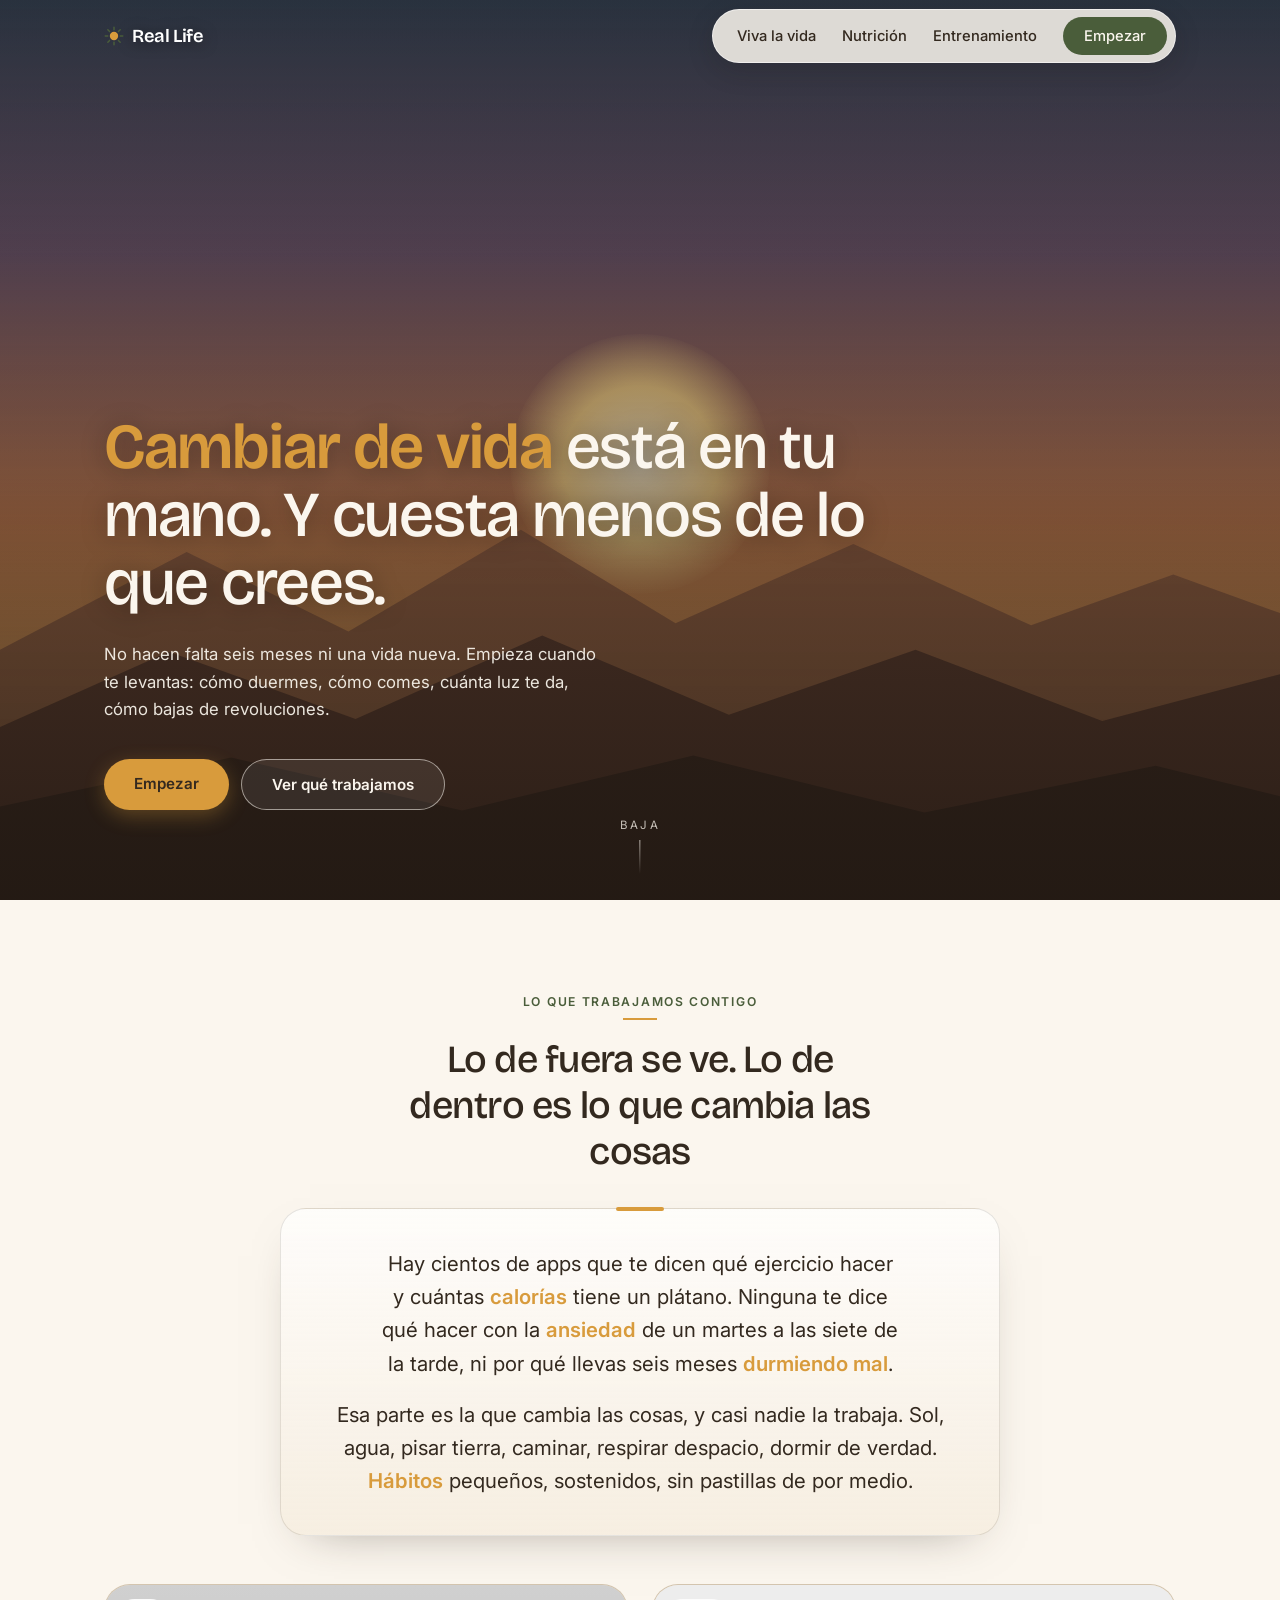
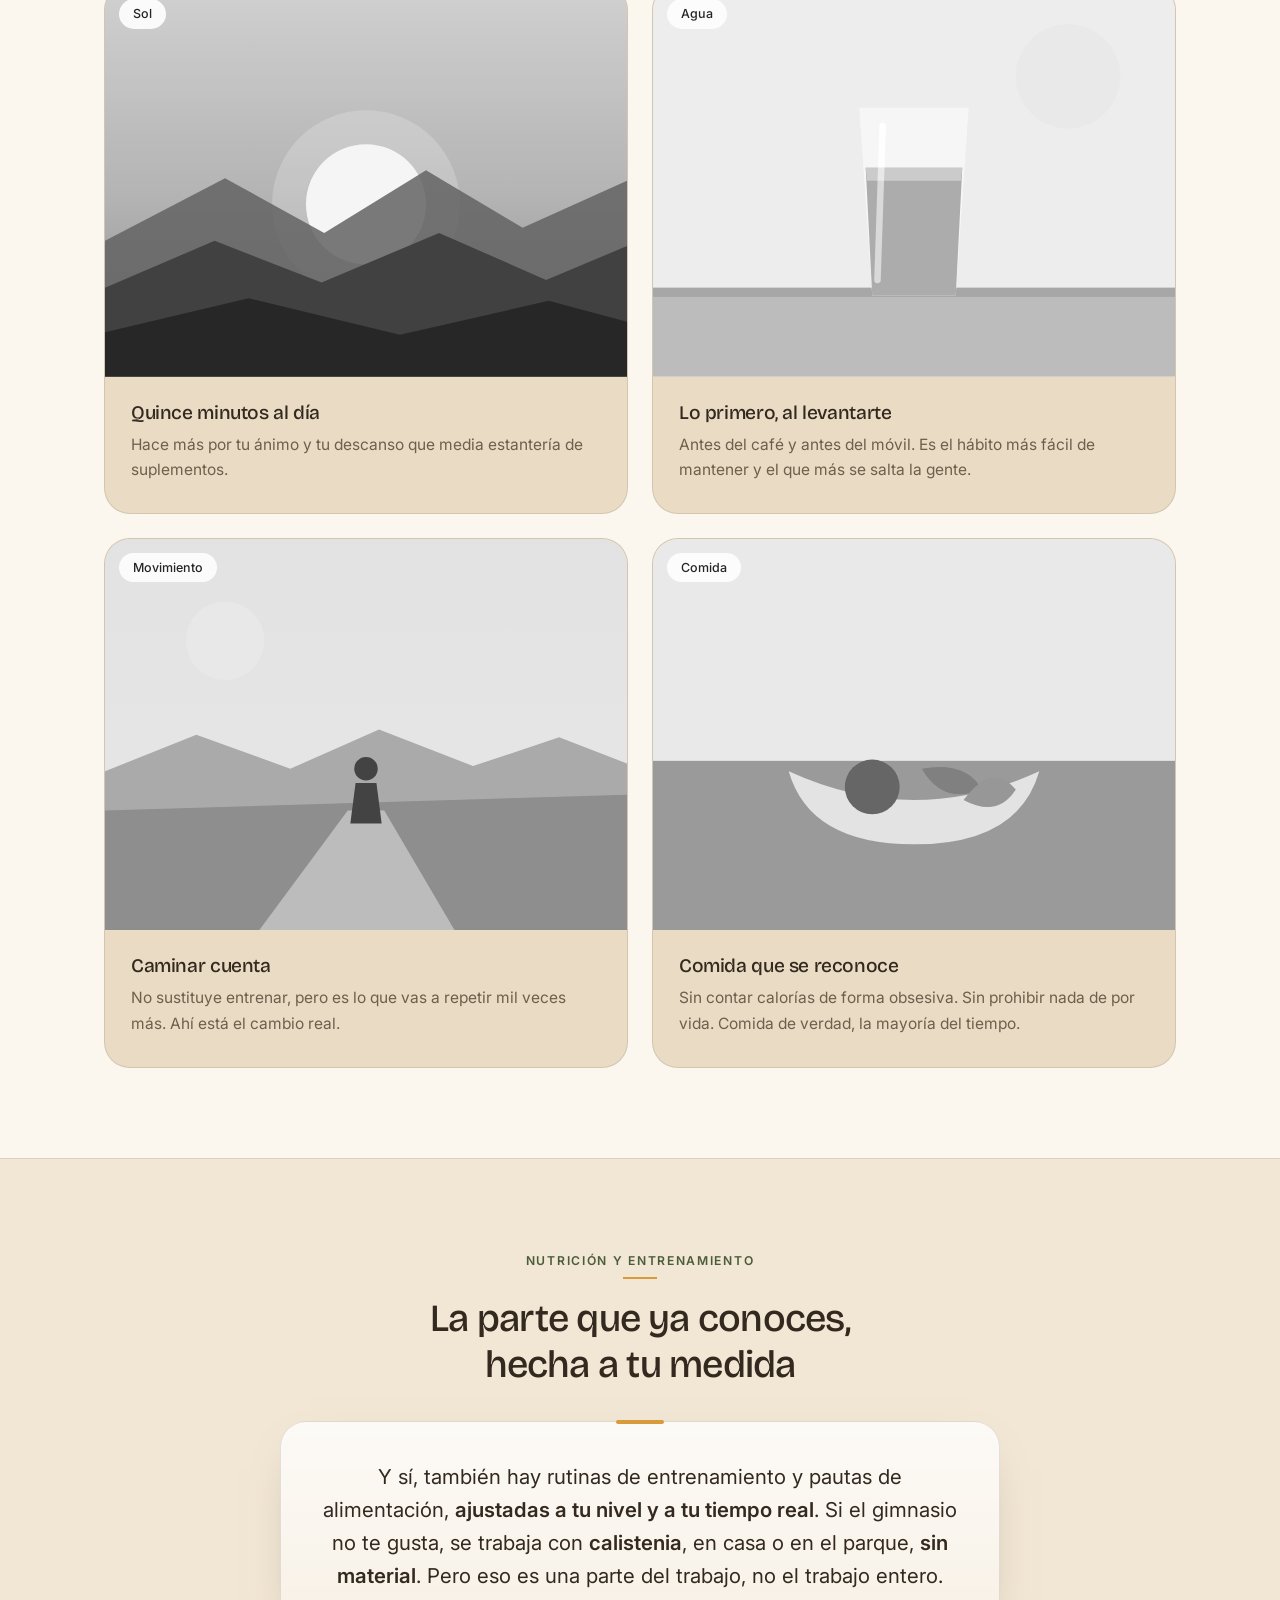
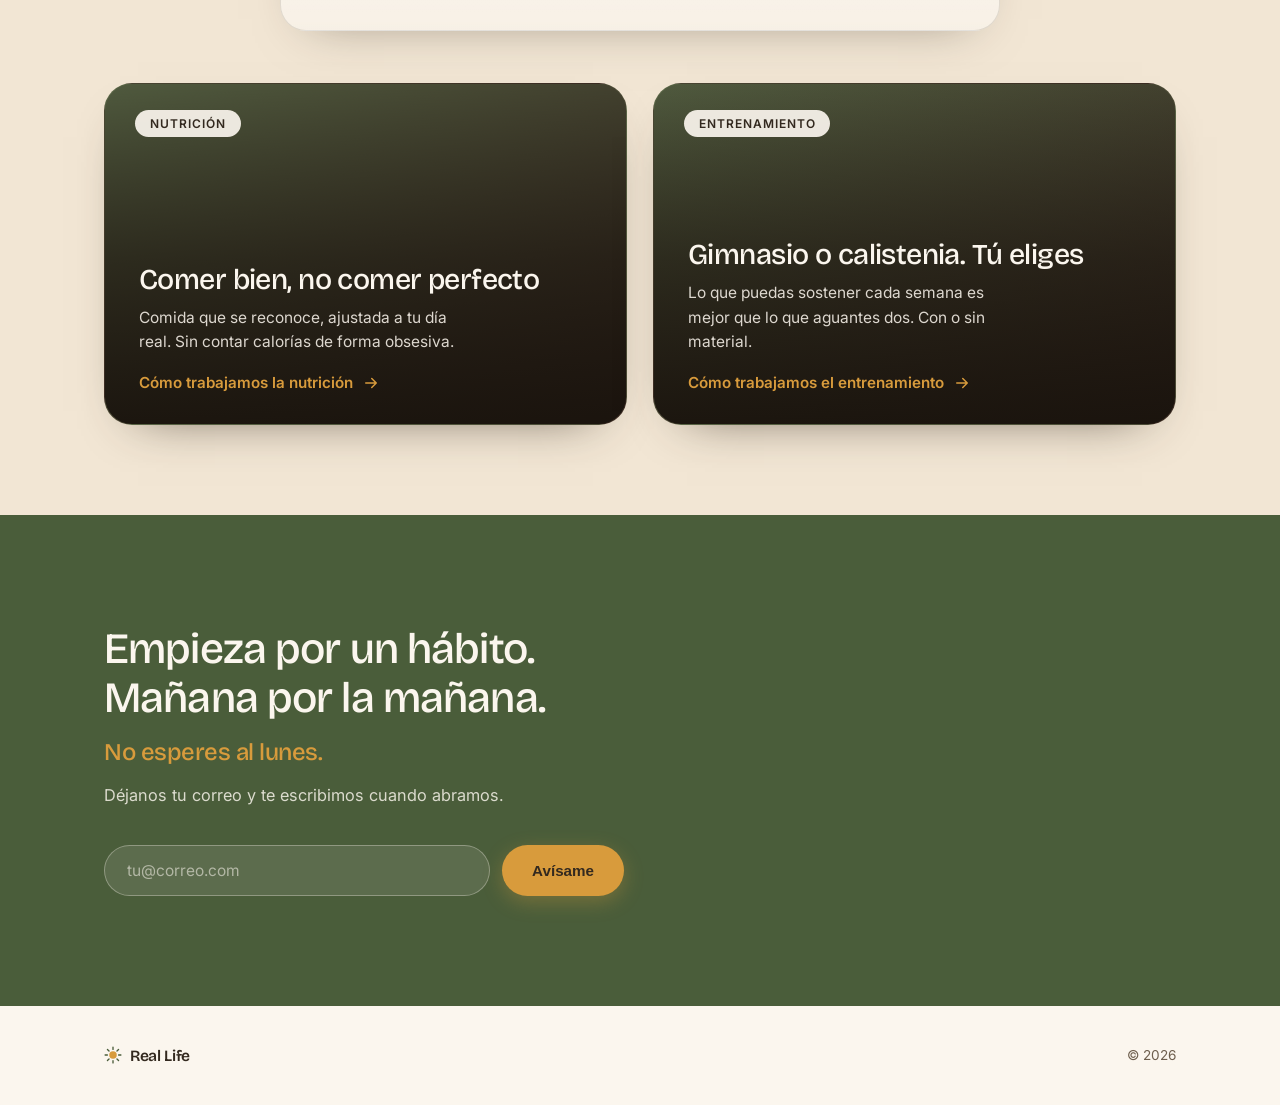
<file: index.html>
<!DOCTYPE html>
<html lang="es">
<head>
<meta charset="UTF-8">
<meta name="viewport" content="width=device-width, initial-scale=1.0">
<title>Real Life — Cambiar de vida está en tu mano</title>
<meta name="description" content="Entrenamiento, nutrición y hábitos de vida para gente con poco tiempo. Sol, agua, movimiento y descanso. Sin dietas milagro y sin extremos.">
<link rel="preconnect" href="https://fonts.googleapis.com">
<link rel="preconnect" href="https://fonts.gstatic.com" crossorigin>
<link href="https://fonts.googleapis.com/css2?family=Bricolage+Grotesque:opsz,wght@12..96,400;12..96,500;12..96,600&family=Inter:wght@400;500&display=swap" rel="stylesheet">
<link rel="icon" href="favicon.svg" type="image/svg+xml">
<link rel="alternate icon" href="favicon.ico">
<link rel="icon" type="image/png" sizes="32x32" href="favicon-32.png">
<link rel="icon" type="image/png" sizes="16x16" href="favicon-16.png">
<link rel="apple-touch-icon" href="apple-touch-icon.png">
<link rel="stylesheet" href="styles.css">
</head>
<body>

<div class="progress" id="progress"></div>

<nav id="nav">
  <div class="wrap nav-in">
    <a href="index.html" class="brand fd">
      <svg width="20" height="20" viewBox="0 0 24 24" fill="none" aria-hidden="true">
        <circle cx="12" cy="12" r="5" fill="#D89B3C"/>
        <path d="M12 1.5v3M12 19.5v3M22.5 12h-3M4.5 12h-3M19.4 4.6l-2.1 2.1M6.7 17.3l-2.1 2.1M19.4 19.4l-2.1-2.1M6.7 6.7L4.6 4.6" stroke="#4A5D3A" stroke-width="1.8" stroke-linecap="round"/>
      </svg>
      Real Life
    </a>
    <div class="nav-links">
      <a href="viva-la-vida.html">Viva la vida</a>
      <a href="nutricion.html">Nutrición</a>
      <a href="entrenamiento.html">Entrenamiento</a>
      <a href="index.html#empezar" class="btn btn-olive">Empezar</a>
    </div>
    <button class="burger" id="burger" aria-label="Abrir menú">
      <svg width="22" height="22" viewBox="0 0 24 24" fill="none" stroke="currentColor" stroke-width="2" stroke-linecap="round"><path d="M3 6h18M3 12h18M3 18h18"/></svg>
    </button>
  </div>
  <div class="mobile-menu" id="mobileMenu">
    <a href="viva-la-vida.html">Viva la vida</a>
    <a href="nutricion.html">Nutrición</a>
    <a href="entrenamiento.html">Entrenamiento</a>
    <a href="index.html#empezar" style="color:var(--olive);font-weight:600">Empezar</a>
  </div>
</nav>

<!-- HERO -->
<section class="hero" id="top">
  <div class="sky"></div>
  <div class="sun"></div>
  <svg class="hills" viewBox="0 0 1440 460" preserveAspectRatio="none" aria-hidden="true">
    <path d="M0 214 L210 118 L392 196 L586 96 L760 188 L960 110 L1160 190 L1320 140 L1440 178 L1440 460 L0 460 Z" fill="#8A5A44" opacity=".75"/>
    <path d="M0 290 L190 216 L400 282 L610 200 L820 278 L1030 214 L1240 284 L1440 238 L1440 460 L0 460 Z" fill="#5F3E31"/>
    <path d="M0 368 L260 320 L520 372 L780 318 L1040 374 L1300 328 L1440 358 L1440 460 L0 460 Z" fill="#3B2A22"/>
  </svg>

  <video autoplay muted loop playsinline preload="auto">
    <source src="https://assets.mixkit.co/videos/608/608-720.mp4" type="video/mp4">
    <source src="https://assets.mixkit.co/videos/608/608-360.mp4" type="video/mp4">
  </video>

  <div class="veil"></div>

  <div class="wrap hero-copy">
    <h1 class="fd r0"><span class="hl">Cambiar de vida</span> está en tu mano. Y cuesta menos de lo que crees.</h1>
    <p class="r1">No hacen falta seis meses ni una vida nueva. Empieza cuando te levantas: cómo duermes, cómo comes, cuánta luz te da, cómo bajas de revoluciones.</p>
    <div class="hero-btns r2">
      <a href="#empezar" class="btn btn-honey">Empezar</a>
      <a href="#trabajamos" class="btn btn-ghost">Ver qué trabajamos</a>
    </div>
  </div>

  <div class="scroll-cue" aria-hidden="true">Baja<span class="line"></span></div>
</section>

<!-- LO QUE TRABAJAMOS CONTIGO -->
<section id="trabajamos">
  <div class="wrap">
    <div class="section-head reveal">
      <span class="kicker">Lo que trabajamos contigo</span>
      <h2 class="fd">Lo de fuera se ve. Lo de dentro es lo que cambia las cosas</h2>
    </div>

    <div class="lead-box reveal d1">
      <p>
        Hay cientos de apps que te dicen qué ejercicio hacer y cuántas <span class="hl">calorías</span> tiene un plátano. Ninguna te dice qué hacer con la <span class="hl">ansiedad</span> de un martes a las siete de la tarde, ni por qué llevas seis meses <span class="hl">durmiendo mal</span>.
      </p>
      <p>
        Esa parte es la que cambia las cosas, y casi nadie la trabaja. Sol, agua, pisar tierra, caminar, respirar despacio, dormir de verdad. <span class="hl">Hábitos</span> pequeños, sostenidos, sin pastillas de por medio.
      </p>
    </div>

    <div class="grid">

      <article class="card reveal d1">
        <div class="art">
          <svg viewBox="0 0 400 300" preserveAspectRatio="xMidYMid slice" aria-hidden="true">
            <defs><linearGradient id="g1" x1="0" y1="0" x2="0" y2="1"><stop offset="0%" stop-color="#F7C873"/><stop offset="55%" stop-color="#E8A85C"/><stop offset="100%" stop-color="#C97F42"/></linearGradient></defs>
            <rect width="400" height="300" fill="url(#g1)"/>
            <circle cx="200" cy="168" r="46" fill="#FFF0CE" opacity=".95"/><circle cx="200" cy="168" r="72" fill="#FFF0CE" opacity=".22"/>
            <path d="M0 196 L92 148 L168 190 L246 142 L320 186 L400 150 L400 300 L0 300 Z" fill="#8A5F3C" opacity=".85"/>
            <path d="M0 232 L84 196 L166 228 L256 190 L338 226 L400 200 L400 300 L0 300 Z" fill="#5C4128"/>
            <path d="M0 266 L110 240 L226 268 L340 242 L400 258 L400 300 L0 300 Z" fill="#3A2A1B"/>
          </svg>
          <img src="https://images.unsplash.com/photo-1461016951828-c09537329b3a?fm=jpg&q=75&w=1200&auto=format&fit=crop" alt="Amanecer en la montaña" loading="lazy" onerror="this.remove()">
          <span class="tag">Sol</span>
        </div>
        <div class="txt"><h3 class="fd">Quince minutos al día</h3><p>Hace más por tu ánimo y tu descanso que media estantería de suplementos.</p></div>
      </article>

      <article class="card reveal d2">
        <div class="art">
          <svg viewBox="0 0 400 300" preserveAspectRatio="xMidYMid slice" aria-hidden="true">
            <rect width="400" height="300" fill="#DFE9E4"/><circle cx="318" cy="70" r="40" fill="#F4E2BE" opacity=".8"/>
            <rect x="0" y="232" width="400" height="68" fill="#C9B79B"/><rect x="0" y="232" width="400" height="7" fill="#B7A287"/>
            <path d="M158 94 L242 94 L232 238 L168 238 Z" fill="#EAF3F1" opacity=".85"/>
            <path d="M163 140 L237 140 L232 238 L168 238 Z" fill="#7FB3C4"/>
            <path d="M163 140 L237 140 L236 150 L164 150 Z" fill="#A8CEDA"/>
            <path d="M176 108 L172 226" stroke="#FFF" stroke-width="5" opacity=".5" stroke-linecap="round"/>
          </svg>
          <img src="https://images.pexels.com/photos/3124674/pexels-photo-3124674.jpeg?auto=compress&cs=tinysrgb&w=1200" alt="Bebiendo agua al aire libre" loading="lazy" onerror="this.remove()">
          <span class="tag">Agua</span>
        </div>
        <div class="txt"><h3 class="fd">Lo primero, al levantarte</h3><p>Antes del café y antes del móvil. Es el hábito más fácil de mantener y el que más se salta la gente.</p></div>
      </article>

      <article class="card reveal d3">
        <div class="art">
          <svg viewBox="0 0 400 300" preserveAspectRatio="xMidYMid slice" aria-hidden="true">
            <defs><linearGradient id="g2" x1="0" y1="0" x2="0" y2="1"><stop offset="0%" stop-color="#CFE0E6"/><stop offset="100%" stop-color="#EFE0C6"/></linearGradient></defs>
            <rect width="400" height="300" fill="url(#g2)"/><circle cx="92" cy="78" r="30" fill="#F6E3B6" opacity=".9"/>
            <path d="M0 178 L70 150 L142 176 L210 146 L282 174 L348 152 L400 172 L400 300 L0 300 Z" fill="#9BAE8C"/>
            <path d="M0 208 L400 196 L400 300 L0 300 Z" fill="#7E9470"/>
            <path d="M186 208 L214 208 L268 300 L118 300 Z" fill="#C9B79B"/>
            <g fill="#3E4A36"><circle cx="200" cy="176" r="9"/><path d="M192 187 L208 187 L212 218 L188 218 Z"/></g>
          </svg>
          <img src="https://images.pexels.com/photos/3467921/pexels-photo-3467921.jpeg?auto=compress&cs=tinysrgb&w=1200" alt="Caminando por el campo" loading="lazy" onerror="this.remove()">
          <span class="tag">Movimiento</span>
        </div>
        <div class="txt"><h3 class="fd">Caminar cuenta</h3><p>No sustituye entrenar, pero es lo que vas a repetir mil veces más. Ahí está el cambio real.</p></div>
      </article>

      <article class="card reveal d1">
        <div class="art">
          <svg viewBox="0 0 400 300" preserveAspectRatio="xMidYMid slice" aria-hidden="true">
            <rect width="400" height="300" fill="#EFE2CC"/><rect x="0" y="170" width="400" height="130" fill="#B59470"/>
            <path d="M104 178 q96 44 192 0 q-16 56 -96 56 q-80 0 -96 -56 Z" fill="#E9DCC6"/>
            <circle cx="168" cy="190" r="21" fill="#C4503C"/>
            <path d="M206 176 q34 -6 46 16 q-30 12 -46 -16 Z" fill="#6D8A4F"/>
            <path d="M238 200 q22 -30 40 -8 q-14 22 -40 8 Z" fill="#D98B34"/>
          </svg>
          <img src="https://images.pexels.com/photos/5644971/pexels-photo-5644971.jpeg?auto=compress&cs=tinysrgb&w=1200" alt="Verduras frescas" loading="lazy" onerror="this.remove()">
          <span class="tag">Comida</span>
        </div>
        <div class="txt"><h3 class="fd">Comida que se reconoce</h3><p>Sin contar calorías de forma obsesiva. Sin prohibir nada de por vida. Comida de verdad, la mayoría del tiempo.</p></div>
      </article>

    </div>
  </div>
</section>

<!-- NUTRICIÓN Y ENTRENAMIENTO -->
<section class="band" id="nutricion-entrenamiento">
  <div class="wrap">
    <div class="section-head reveal">
      <span class="kicker">Nutrición y entrenamiento</span>
      <h2 class="fd">La parte que ya conoces, hecha a tu medida</h2>
    </div>

    <div class="lead-box reveal d1">
      <p>
        Y sí, también hay rutinas de entrenamiento y pautas de alimentación, <span class="emph">ajustadas a tu nivel y a tu tiempo real</span>. Si el gimnasio no te gusta, se trabaja con <span class="emph">calistenia</span>, en casa o en el parque, <span class="emph">sin material</span>. Pero eso es una parte del trabajo, no el trabajo entero.
      </p>
    </div>

    <div class="portal-grid">

      <a href="nutricion.html" class="portal reveal d1">
        <img src="https://images.unsplash.com/photo-1512621776951-a57141f2eefd?fm=jpg&q=78&w=1400&auto=format&fit=crop"
             alt="Verduras y legumbres frescas sobre una mesa" loading="lazy" onerror="this.remove()">
        <span class="shade"></span>
        <span class="portal-in">
          <span class="p-tag">Nutrición</span>
          <h3 class="fd">Comer bien, no comer perfecto</h3>
          <p>Comida que se reconoce, ajustada a tu día real. Sin contar calorías de forma obsesiva.</p>
          <span class="go">Cómo trabajamos la nutrición
            <svg width="18" height="18" viewBox="0 0 24 24" fill="none" stroke="currentColor" stroke-width="2" stroke-linecap="round" stroke-linejoin="round" aria-hidden="true"><path d="M5 12h14M13 6l6 6-6 6"/></svg>
          </span>
        </span>
      </a>

      <a href="entrenamiento.html" class="portal reveal d2">
        <img src="https://images.unsplash.com/photo-1594737625785-a6cbdabd333c?fm=jpg&q=78&w=1400&auto=format&fit=crop"
             alt="Entrenando con el propio peso del cuerpo" loading="lazy" onerror="this.remove()">
        <span class="shade"></span>
        <span class="portal-in">
          <span class="p-tag">Entrenamiento</span>
          <h3 class="fd">Gimnasio o calistenia. Tú eliges</h3>
          <p>Lo que puedas sostener cada semana es mejor que lo que aguantes dos. Con o sin material.</p>
          <span class="go">Cómo trabajamos el entrenamiento
            <svg width="18" height="18" viewBox="0 0 24 24" fill="none" stroke="currentColor" stroke-width="2" stroke-linecap="round" stroke-linejoin="round" aria-hidden="true"><path d="M5 12h14M13 6l6 6-6 6"/></svg>
          </span>
        </span>
      </a>

    </div>
  </div>
</section>

<!-- CTA -->
<section class="cta" id="empezar">
  <div class="wrap">
    <h2 class="fd">Empieza por un hábito. Mañana por la mañana.</h2>
    <p class="nomonday fd">No esperes al lunes.</p>
    <p class="small">Déjanos tu correo y te escribimos cuando abramos.</p>
    <div class="form" id="form">
      <input type="email" id="email" placeholder="tu@correo.com">
      <button class="btn btn-honey" id="send">Avísame</button>
    </div>
    <p class="done" id="done" style="display:none">Hecho. Te avisamos.</p>
  </div>
</section>

<footer>
  <div class="wrap foot-in">
    <span class="brand fd">
      <svg width="18" height="18" viewBox="0 0 24 24" fill="none" aria-hidden="true">
        <circle cx="12" cy="12" r="5" fill="#D89B3C"/>
        <path d="M12 1.5v3M12 19.5v3M22.5 12h-3M4.5 12h-3M19.4 4.6l-2.1 2.1M6.7 17.3l-2.1 2.1M19.4 19.4l-2.1-2.1M6.7 6.7L4.6 4.6" stroke="#4A5D3A" stroke-width="1.8" stroke-linecap="round"/>
      </svg>
      Real Life
    </span>
    <p>© 2026</p>
  </div>
</footer>

<script src="script.js"></script>
</body>
</html>
</file>
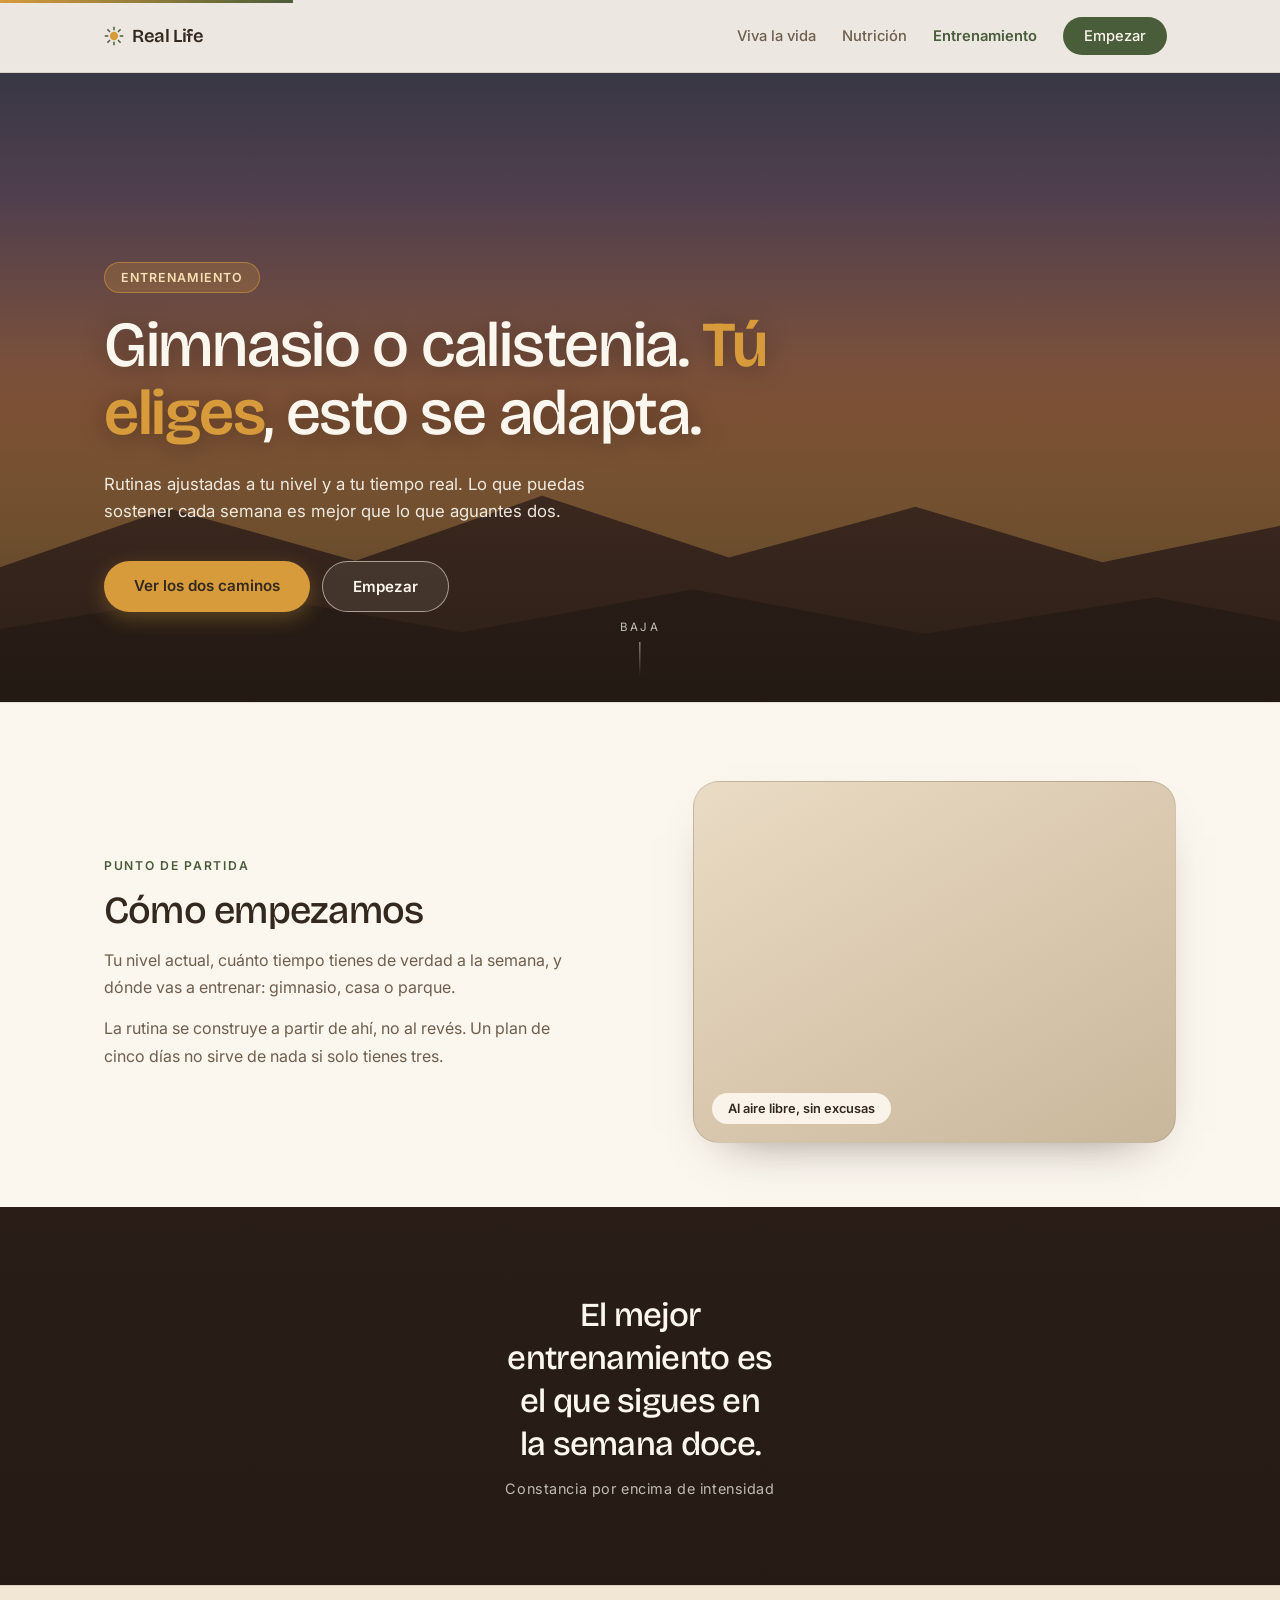
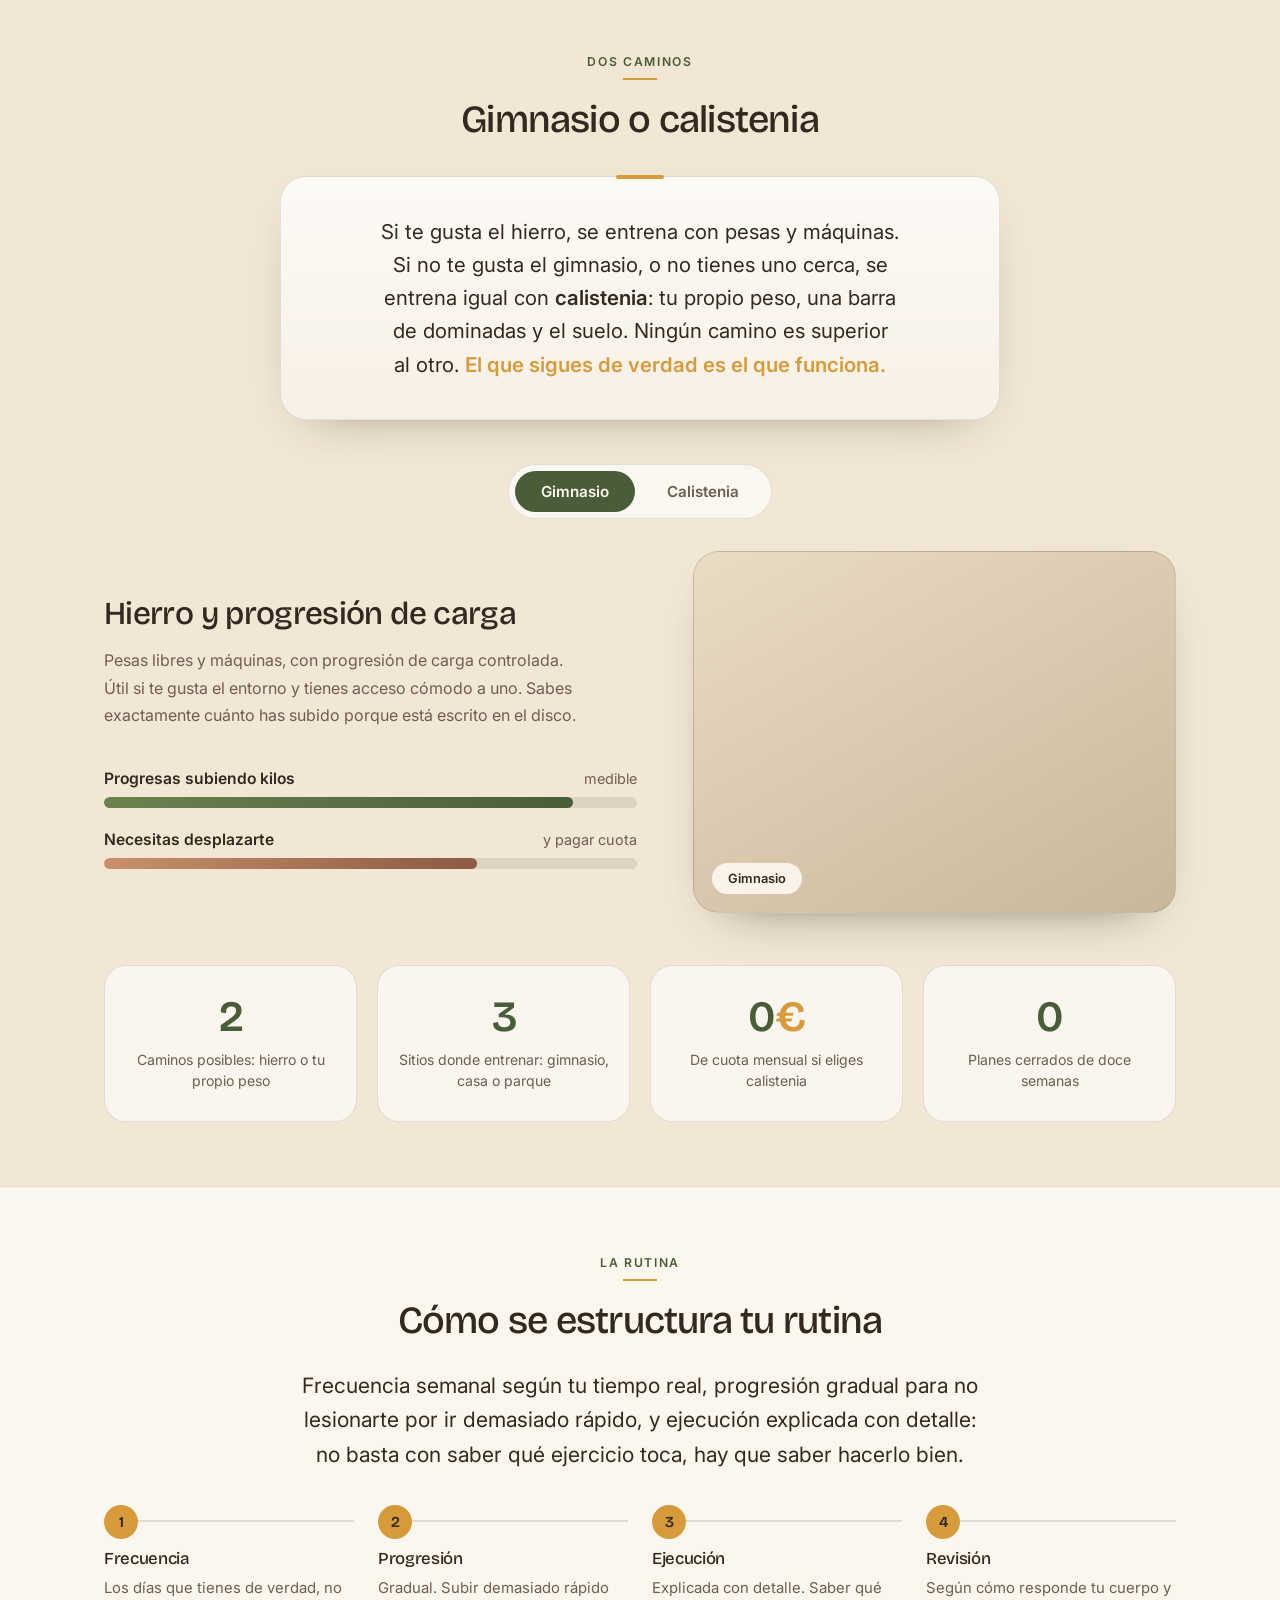
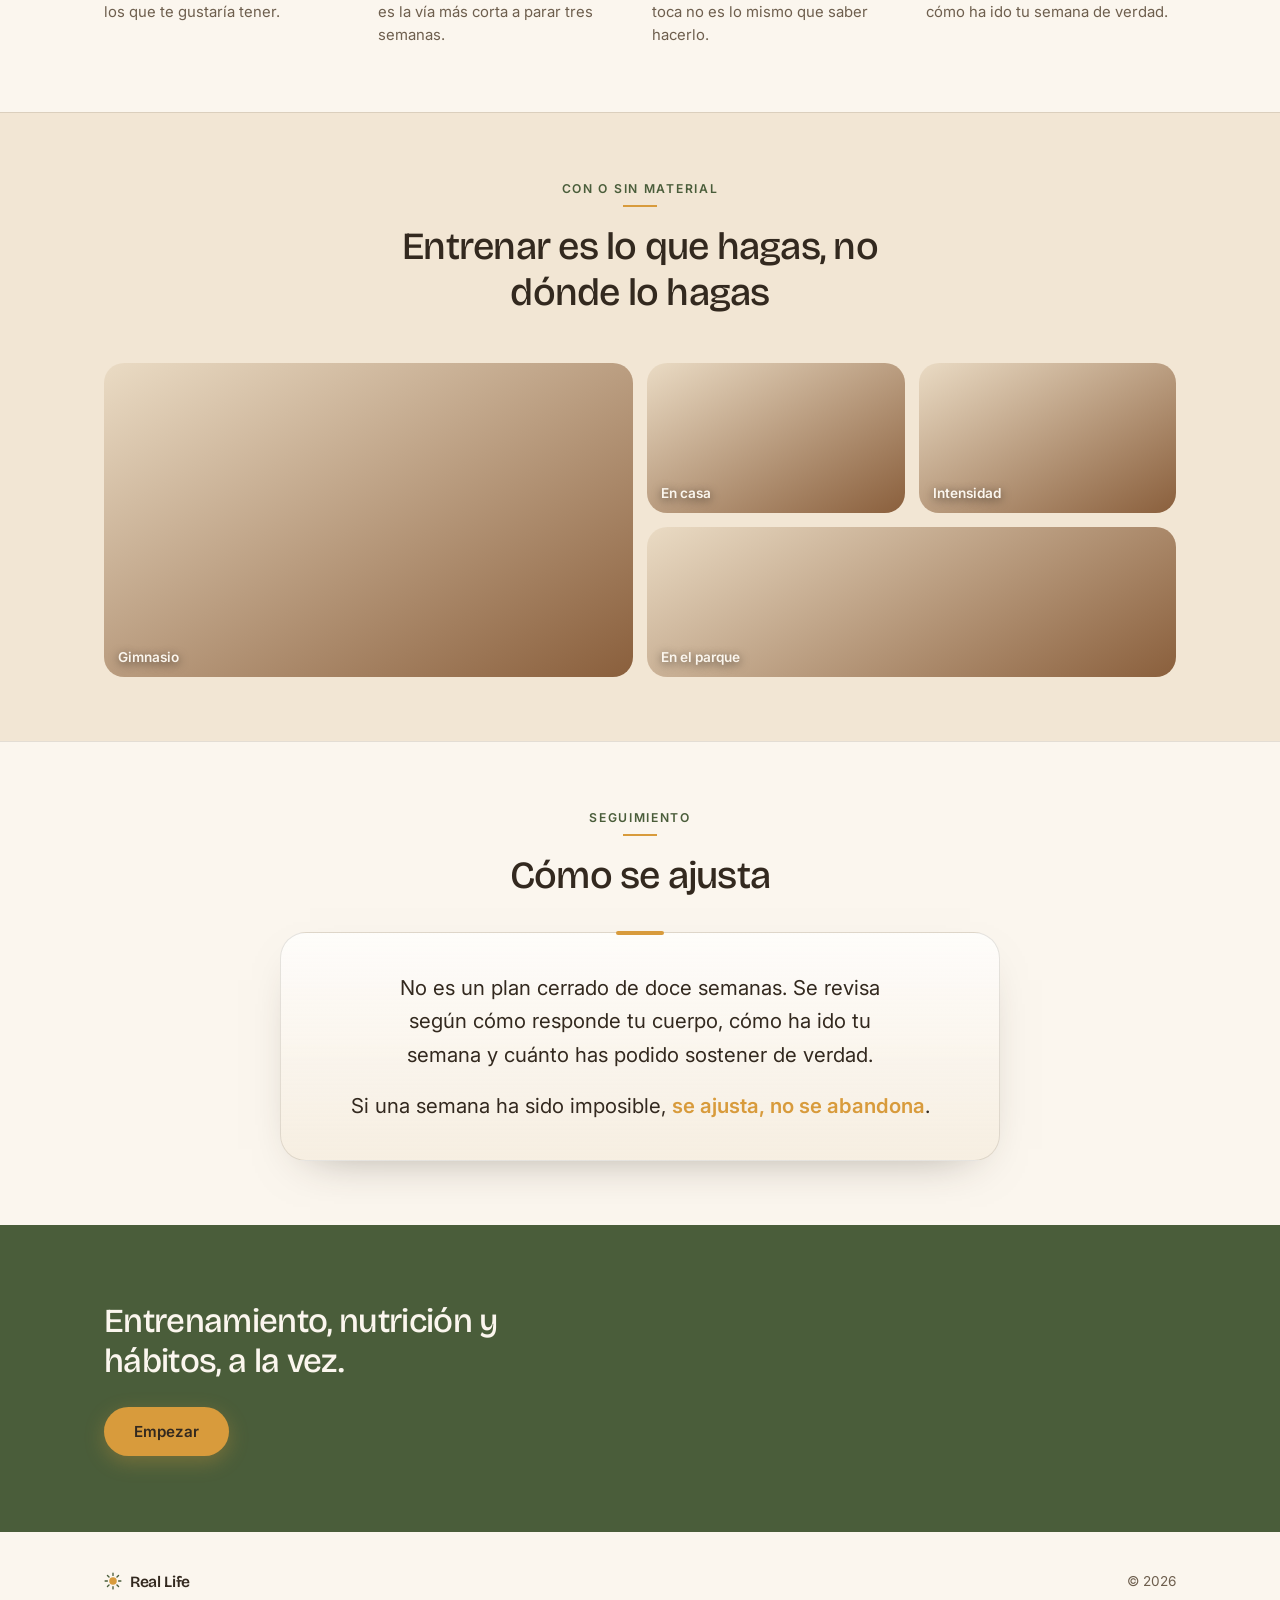
<file: entrenamiento.html>
<!DOCTYPE html>
<html lang="es">
<head>
<meta charset="UTF-8">
<meta name="viewport" content="width=device-width, initial-scale=1.0">
<title>Entrenamiento — Real Life</title>
<meta name="description" content="Gimnasio o calistenia, ajustado a tu nivel y a tu tiempo real. Lo que puedas sostener cada semana, no lo que aguantes dos.">
<link rel="preconnect" href="https://fonts.googleapis.com">
<link rel="preconnect" href="https://fonts.gstatic.com" crossorigin>
<link href="https://fonts.googleapis.com/css2?family=Bricolage+Grotesque:opsz,wght@12..96,400;12..96,500;12..96,600&family=Inter:wght@400;500&display=swap" rel="stylesheet">
<link rel="icon" href="favicon.svg" type="image/svg+xml">
<link rel="alternate icon" href="favicon.ico">
<link rel="icon" type="image/png" sizes="32x32" href="favicon-32.png">
<link rel="icon" type="image/png" sizes="16x16" href="favicon-16.png">
<link rel="apple-touch-icon" href="apple-touch-icon.png">
<link rel="stylesheet" href="styles.css">
</head>
<body>

<div class="progress" id="progress"></div>

<nav id="nav">
  <div class="wrap nav-in">
    <a href="index.html" class="brand fd">
      <svg width="20" height="20" viewBox="0 0 24 24" fill="none" aria-hidden="true">
        <circle cx="12" cy="12" r="5" fill="#D89B3C"/>
        <path d="M12 1.5v3M12 19.5v3M22.5 12h-3M4.5 12h-3M19.4 4.6l-2.1 2.1M6.7 17.3l-2.1 2.1M19.4 19.4l-2.1-2.1M6.7 6.7L4.6 4.6" stroke="#4A5D3A" stroke-width="1.8" stroke-linecap="round"/>
      </svg>
      Real Life
    </a>
    <div class="nav-links">
      <a href="viva-la-vida.html">Viva la vida</a>
      <a href="nutricion.html">Nutrición</a>
      <a href="entrenamiento.html" class="active">Entrenamiento</a>
      <a href="index.html#empezar" class="btn btn-olive">Empezar</a>
    </div>
    <button class="burger" id="burger" aria-label="Abrir menú">
      <svg width="22" height="22" viewBox="0 0 24 24" fill="none" stroke="currentColor" stroke-width="2" stroke-linecap="round"><path d="M3 6h18M3 12h18M3 18h18"/></svg>
    </button>
  </div>
  <div class="mobile-menu" id="mobileMenu">
    <a href="viva-la-vida.html">Viva la vida</a>
    <a href="nutricion.html">Nutrición</a>
    <a href="entrenamiento.html" class="active">Entrenamiento</a>
    <a href="index.html#empezar" style="color:var(--olive);font-weight:600">Empezar</a>
  </div>
</nav>

<!-- HERO -->
<section class="hero hero-sm" id="top">
  <div class="sky"></div>
  <svg class="hills" viewBox="0 0 1440 460" preserveAspectRatio="none" aria-hidden="true">
    <path d="M0 290 L190 216 L400 282 L610 200 L820 278 L1030 214 L1240 284 L1440 238 L1440 460 L0 460 Z" fill="#5F3E31"/>
    <path d="M0 368 L260 320 L520 372 L780 318 L1040 374 L1300 328 L1440 358 L1440 460 L0 460 Z" fill="#3B2A22"/>
  </svg>

  <video autoplay muted loop playsinline preload="auto"
         poster="https://images.unsplash.com/photo-1550345332-09e3ac987658?fm=jpg&q=70&w=1600&auto=format&fit=crop">
    <source src="https://assets.mixkit.co/videos/40274/40274-720.mp4" type="video/mp4">
    <source src="https://assets.mixkit.co/videos/40274/40274-360.mp4" type="video/mp4">
  </video>

  <div class="veil"></div>

  <div class="wrap hero-copy">
    <span class="eyebrow r0">Entrenamiento</span>
    <h1 class="fd r0">Gimnasio o calistenia. <span class="hl">Tú eliges</span>, esto se adapta.</h1>
    <p class="r1">Rutinas ajustadas a tu nivel y a tu tiempo real. Lo que puedas sostener cada semana es mejor que lo que aguantes dos.</p>
    <div class="hero-btns r2">
      <a href="#caminos" class="btn btn-honey">Ver los dos caminos</a>
      <a href="index.html#empezar" class="btn btn-ghost">Empezar</a>
    </div>
  </div>

  <div class="scroll-cue" aria-hidden="true">Baja<span class="line"></span></div>
</section>

<!-- CÓMO EMPEZAMOS -->
<section class="info-section">
  <div class="wrap">
    <div class="split">
      <div class="split-text reveal">
        <span class="kicker">Punto de partida</span>
        <h2 class="fd">Cómo empezamos</h2>
        <p class="sub">
          Tu nivel actual, cuánto tiempo tienes de verdad a la semana, y dónde vas a entrenar: gimnasio, casa o parque.
        </p>
        <p class="sub">
          La rutina se construye a partir de ahí, no al revés. Un plan de cinco días no sirve de nada si solo tienes tres.
        </p>
      </div>
      <div class="split-media reveal d1">
        <video autoplay muted loop playsinline preload="metadata"
               poster="https://images.unsplash.com/photo-1526506118085-60ce8714f8c5?fm=jpg&q=70&w=1200&auto=format&fit=crop">
          <source src="https://assets.mixkit.co/videos/5054/5054-720.mp4" type="video/mp4">
          <source src="https://assets.mixkit.co/videos/5054/5054-360.mp4" type="video/mp4">
        </video>
        <span class="badge">Al aire libre, sin excusas</span>
      </div>
    </div>
  </div>
</section>

<!-- BANDA -->
<section class="strip">
  <img src="https://images.unsplash.com/photo-1552674605-db6ffd4facb5?fm=jpg&q=78&w=1800&auto=format&fit=crop"
       alt="Siluetas corriendo al atardecer" loading="lazy" onerror="this.remove()">
  <span class="shade"></span>
  <div class="strip-txt">
    <p class="fd">El mejor entrenamiento es el que sigues en la semana doce.</p>
    <small>Constancia por encima de intensidad</small>
  </div>
</section>

<!-- LOS DOS CAMINOS -->
<section class="info-section band" id="caminos">
  <div class="wrap">
    <div class="section-head reveal">
      <span class="kicker">Dos caminos</span>
      <h2 class="fd">Gimnasio o calistenia</h2>
    </div>
    <div class="lead-box reveal d1">
      <p>
        Si te gusta el hierro, se entrena con pesas y máquinas. Si no te gusta el gimnasio, o no tienes uno cerca, se entrena igual con <span class="emph">calistenia</span>: tu propio peso, una barra de dominadas y el suelo. Ningún camino es superior al otro. <span class="hl">El que sigues de verdad es el que funciona.</span>
      </p>
    </div>

    <div class="tabs reveal d1" style="text-align:center">
      <div class="tabs-bar" role="tablist" aria-label="Elige tu camino">
        <button class="tab-btn" data-tab="tab-gym" role="tab" aria-selected="true" aria-controls="tab-gym">Gimnasio</button>
        <button class="tab-btn" data-tab="tab-cal" role="tab" aria-selected="false" aria-controls="tab-cal">Calistenia</button>
      </div>

      <div class="tab-panel show" id="tab-gym" role="tabpanel" style="text-align:left">
        <div class="split">
          <div class="split-text">
            <h3 class="fd panel-title">Hierro y progresión de carga</h3>
            <p class="sub">
              Pesas libres y máquinas, con progresión de carga controlada. Útil si te gusta el entorno y tienes acceso cómodo a uno. Sabes exactamente cuánto has subido porque está escrito en el disco.
            </p>
            <div class="bars">
              <div class="bar-row">
                <div class="bar-top"><span class="bar-name">Progresas subiendo kilos</span><span class="bar-val">medible</span></div>
                <div class="bar-track"><div class="bar-fill olive" data-w="88%"></div></div>
              </div>
              <div class="bar-row">
                <div class="bar-top"><span class="bar-name">Necesitas desplazarte</span><span class="bar-val">y pagar cuota</span></div>
                <div class="bar-track"><div class="bar-fill clay" data-w="70%"></div></div>
              </div>
            </div>
          </div>
          <div class="split-media">
            <img src="https://images.unsplash.com/photo-1571902943202-507ec2618e8f?fm=jpg&q=78&w=1200&auto=format&fit=crop"
                 alt="Sala de gimnasio con máquinas" loading="lazy" onerror="this.remove()">
            <span class="badge">Gimnasio</span>
          </div>
        </div>
      </div>

      <div class="tab-panel" id="tab-cal" role="tabpanel" style="text-align:left">
        <div class="split">
          <div class="split-text">
            <h3 class="fd panel-title">Tu peso, el suelo y una barra</h3>
            <p class="sub">
              Peso corporal, en casa o en el parque, sin cuota mensual ni desplazamiento. La progresión va por dificultad del ejercicio, no por kilos en la barra: de rodillas al suelo, del suelo a una mano.
            </p>
            <div class="bars">
              <div class="bar-row">
                <div class="bar-top"><span class="bar-name">Progresas por dificultad</span><span class="bar-val">técnica</span></div>
                <div class="bar-track"><div class="bar-fill olive" data-w="88%"></div></div>
              </div>
              <div class="bar-row">
                <div class="bar-top"><span class="bar-name">Material necesario</span><span class="bar-val">casi ninguno</span></div>
                <div class="bar-track"><div class="bar-fill honey" data-w="18%"></div></div>
              </div>
            </div>
          </div>
          <div class="split-media">
            <img src="https://images.unsplash.com/photo-1526506118085-60ce8714f8c5?fm=jpg&q=78&w=1200&auto=format&fit=crop"
                 alt="Dominadas en una barra" loading="lazy" onerror="this.remove()">
            <span class="badge">Calistenia</span>
          </div>
        </div>
      </div>
    </div>

    <div class="stats">
      <div class="stat reveal"><div class="num"><span data-count="2">0</span></div><div class="lbl">Caminos posibles: hierro o tu propio peso</div></div>
      <div class="stat reveal d1"><div class="num"><span data-count="3">0</span></div><div class="lbl">Sitios donde entrenar: gimnasio, casa o parque</div></div>
      <div class="stat reveal d2"><div class="num"><span data-count="0">0</span><span class="u">€</span></div><div class="lbl">De cuota mensual si eliges calistenia</div></div>
      <div class="stat reveal d3"><div class="num"><span data-count="0">0</span></div><div class="lbl">Planes cerrados de doce semanas</div></div>
    </div>
  </div>
</section>

<!-- ESTRUCTURA -->
<section class="info-section">
  <div class="wrap">
    <div class="section-head reveal">
      <span class="kicker">La rutina</span>
      <h2 class="fd">Cómo se estructura tu rutina</h2>
    </div>
    <p class="lead reveal d1">
      Frecuencia semanal según tu tiempo real, progresión gradual para no lesionarte por ir demasiado rápido, y ejecución explicada con detalle: no basta con saber qué ejercicio toca, hay que saber hacerlo bien.
    </p>

    <div class="steps">
      <div class="step reveal"><span class="n fd">1</span><h3 class="fd">Frecuencia</h3><p>Los días que tienes de verdad, no los que te gustaría tener.</p></div>
      <div class="step reveal d1"><span class="n fd">2</span><h3 class="fd">Progresión</h3><p>Gradual. Subir demasiado rápido es la vía más corta a parar tres semanas.</p></div>
      <div class="step reveal d2"><span class="n fd">3</span><h3 class="fd">Ejecución</h3><p>Explicada con detalle. Saber qué toca no es lo mismo que saber hacerlo.</p></div>
      <div class="step reveal d3"><span class="n fd">4</span><h3 class="fd">Revisión</h3><p>Según cómo responde tu cuerpo y cómo ha ido tu semana de verdad.</p></div>
    </div>
  </div>
</section>

<!-- GALERÍA -->
<section class="info-section band">
  <div class="wrap">
    <div class="section-head reveal">
      <span class="kicker">Con o sin material</span>
      <h2 class="fd">Entrenar es lo que hagas, no dónde lo hagas</h2>
    </div>
    <div class="mosaic reveal d1">
      <figure><img src="https://images.unsplash.com/photo-1581009146145-b5ef050c2e1e?fm=jpg&q=78&w=1200&auto=format&fit=crop" alt="Entrenando con máquina de poleas" loading="lazy" onerror="this.remove()"><figcaption>Gimnasio</figcaption></figure>
      <figure><img src="https://images.unsplash.com/photo-1594737625785-a6cbdabd333c?fm=jpg&q=78&w=800&auto=format&fit=crop" alt="Flexiones con mancuerna" loading="lazy" onerror="this.remove()"><figcaption>En casa</figcaption></figure>
      <figure><img src="https://images.unsplash.com/photo-1550345332-09e3ac987658?fm=jpg&q=78&w=800&auto=format&fit=crop" alt="Entrenamiento con cuerda de batida" loading="lazy" onerror="this.remove()"><figcaption>Intensidad</figcaption></figure>
      <figure><img src="https://images.unsplash.com/photo-1526506118085-60ce8714f8c5?fm=jpg&q=78&w=1000&auto=format&fit=crop" alt="Dominadas al aire libre" loading="lazy" onerror="this.remove()"><figcaption>En el parque</figcaption></figure>
    </div>
  </div>
</section>

<!-- CÓMO SE AJUSTA -->
<section class="info-section">
  <div class="wrap">
    <div class="section-head reveal">
      <span class="kicker">Seguimiento</span>
      <h2 class="fd">Cómo se ajusta</h2>
    </div>
    <div class="lead-box reveal d1">
      <p>
        No es un plan cerrado de doce semanas. Se revisa según cómo responde tu cuerpo, cómo ha ido tu semana y cuánto has podido sostener de verdad.
      </p>
      <p>
        Si una semana ha sido imposible, <span class="hl">se ajusta, no se abandona</span>.
      </p>
    </div>
  </div>
</section>

<!-- CTA -->
<section class="cta-strip">
  <div class="wrap">
    <h2 class="fd">Entrenamiento, nutrición y hábitos, a la vez.</h2>
    <a href="index.html#empezar" class="btn btn-honey">Empezar</a>
  </div>
</section>

<footer>
  <div class="wrap foot-in">
    <span class="brand fd">
      <svg width="18" height="18" viewBox="0 0 24 24" fill="none" aria-hidden="true">
        <circle cx="12" cy="12" r="5" fill="#D89B3C"/>
        <path d="M12 1.5v3M12 19.5v3M22.5 12h-3M4.5 12h-3M19.4 4.6l-2.1 2.1M6.7 17.3l-2.1 2.1M19.4 19.4l-2.1-2.1M6.7 6.7L4.6 4.6" stroke="#4A5D3A" stroke-width="1.8" stroke-linecap="round"/>
      </svg>
      Real Life
    </span>
    <p>© 2026</p>
  </div>
</footer>

<script src="script.js"></script>
</body>
</html>
</file>
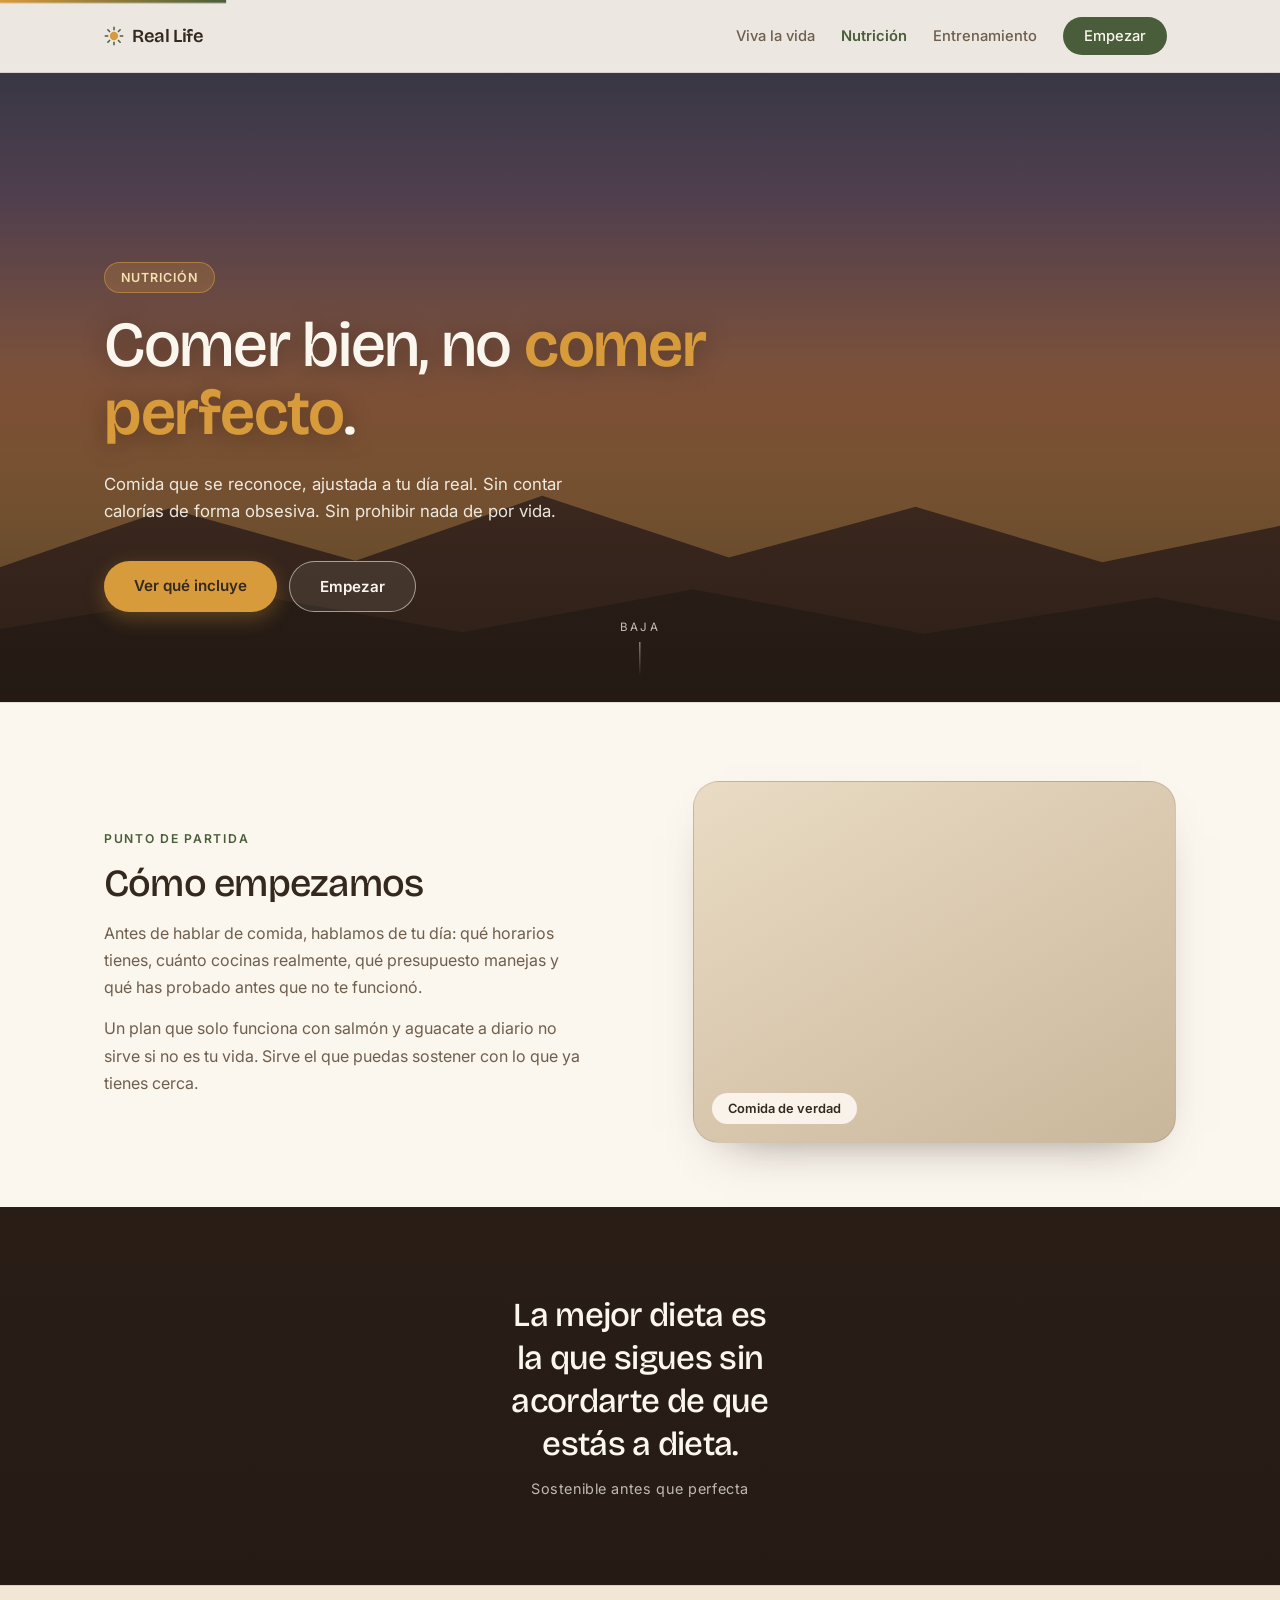
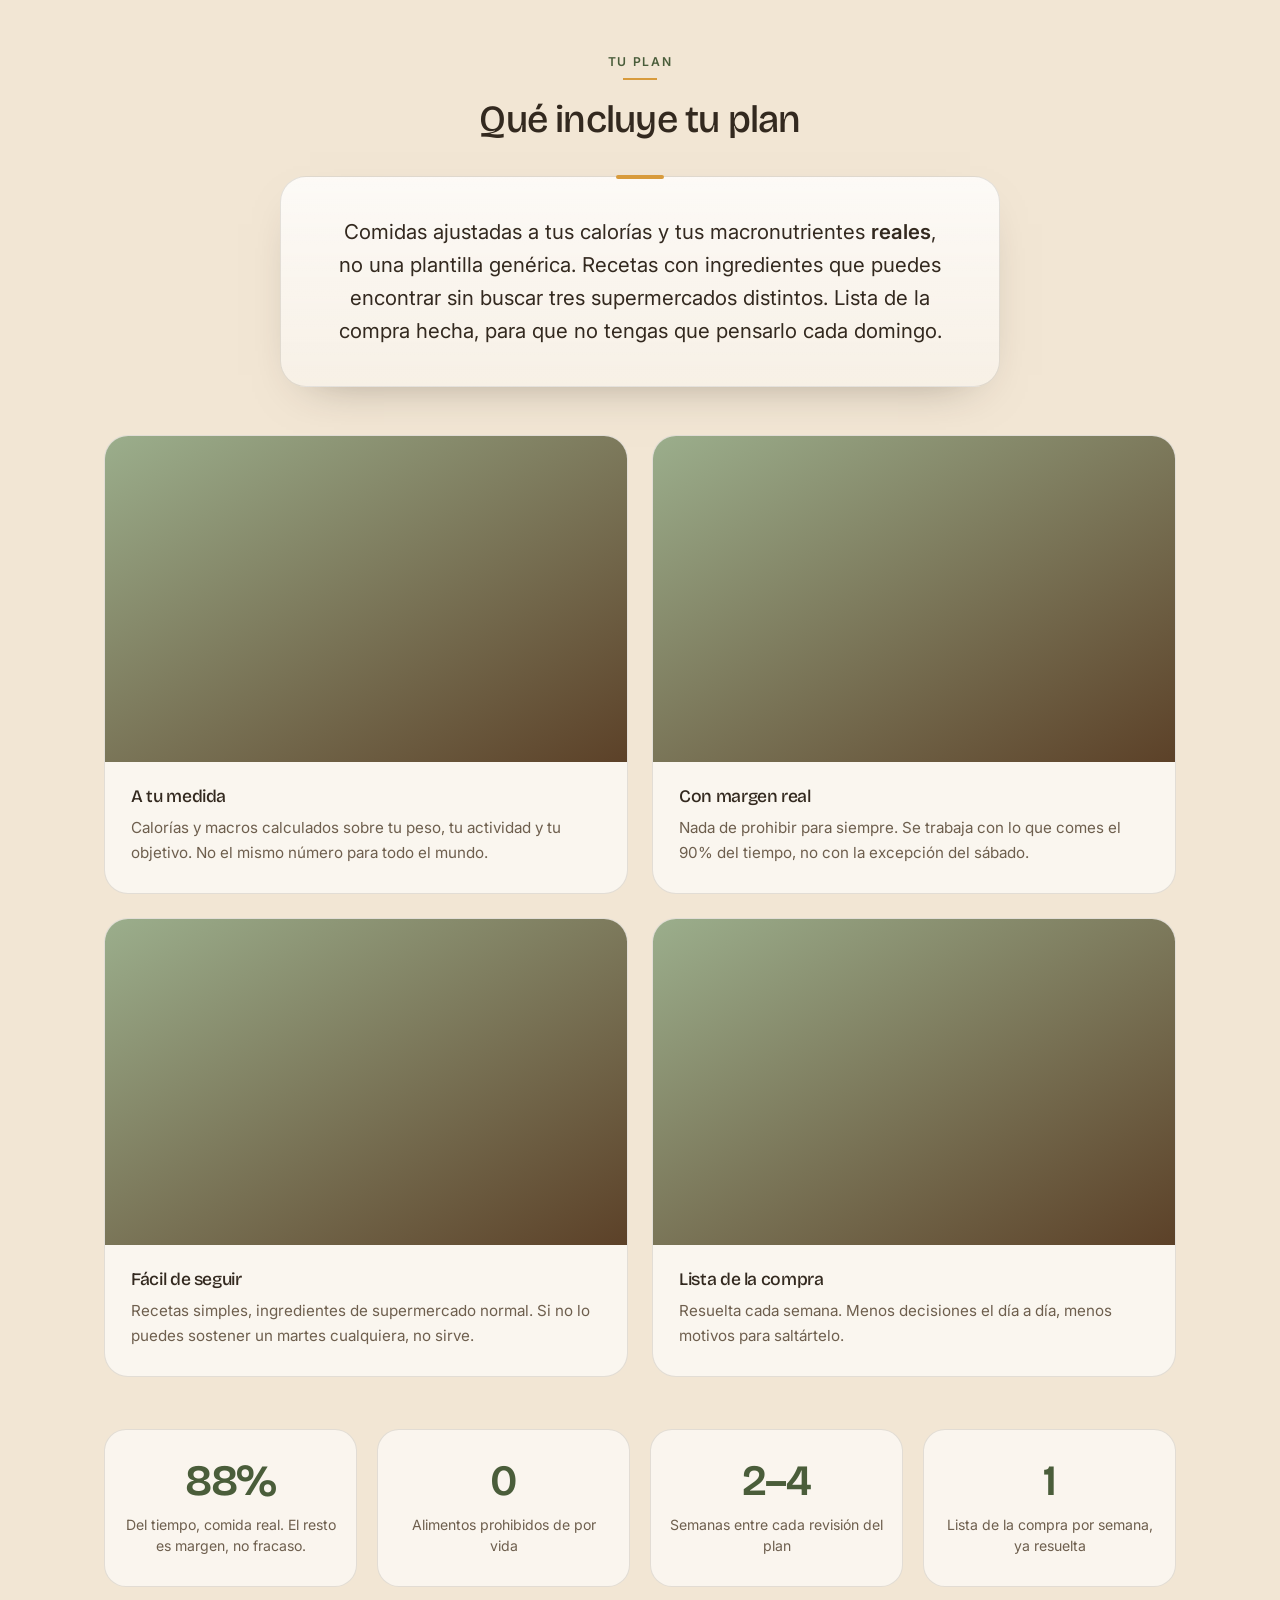
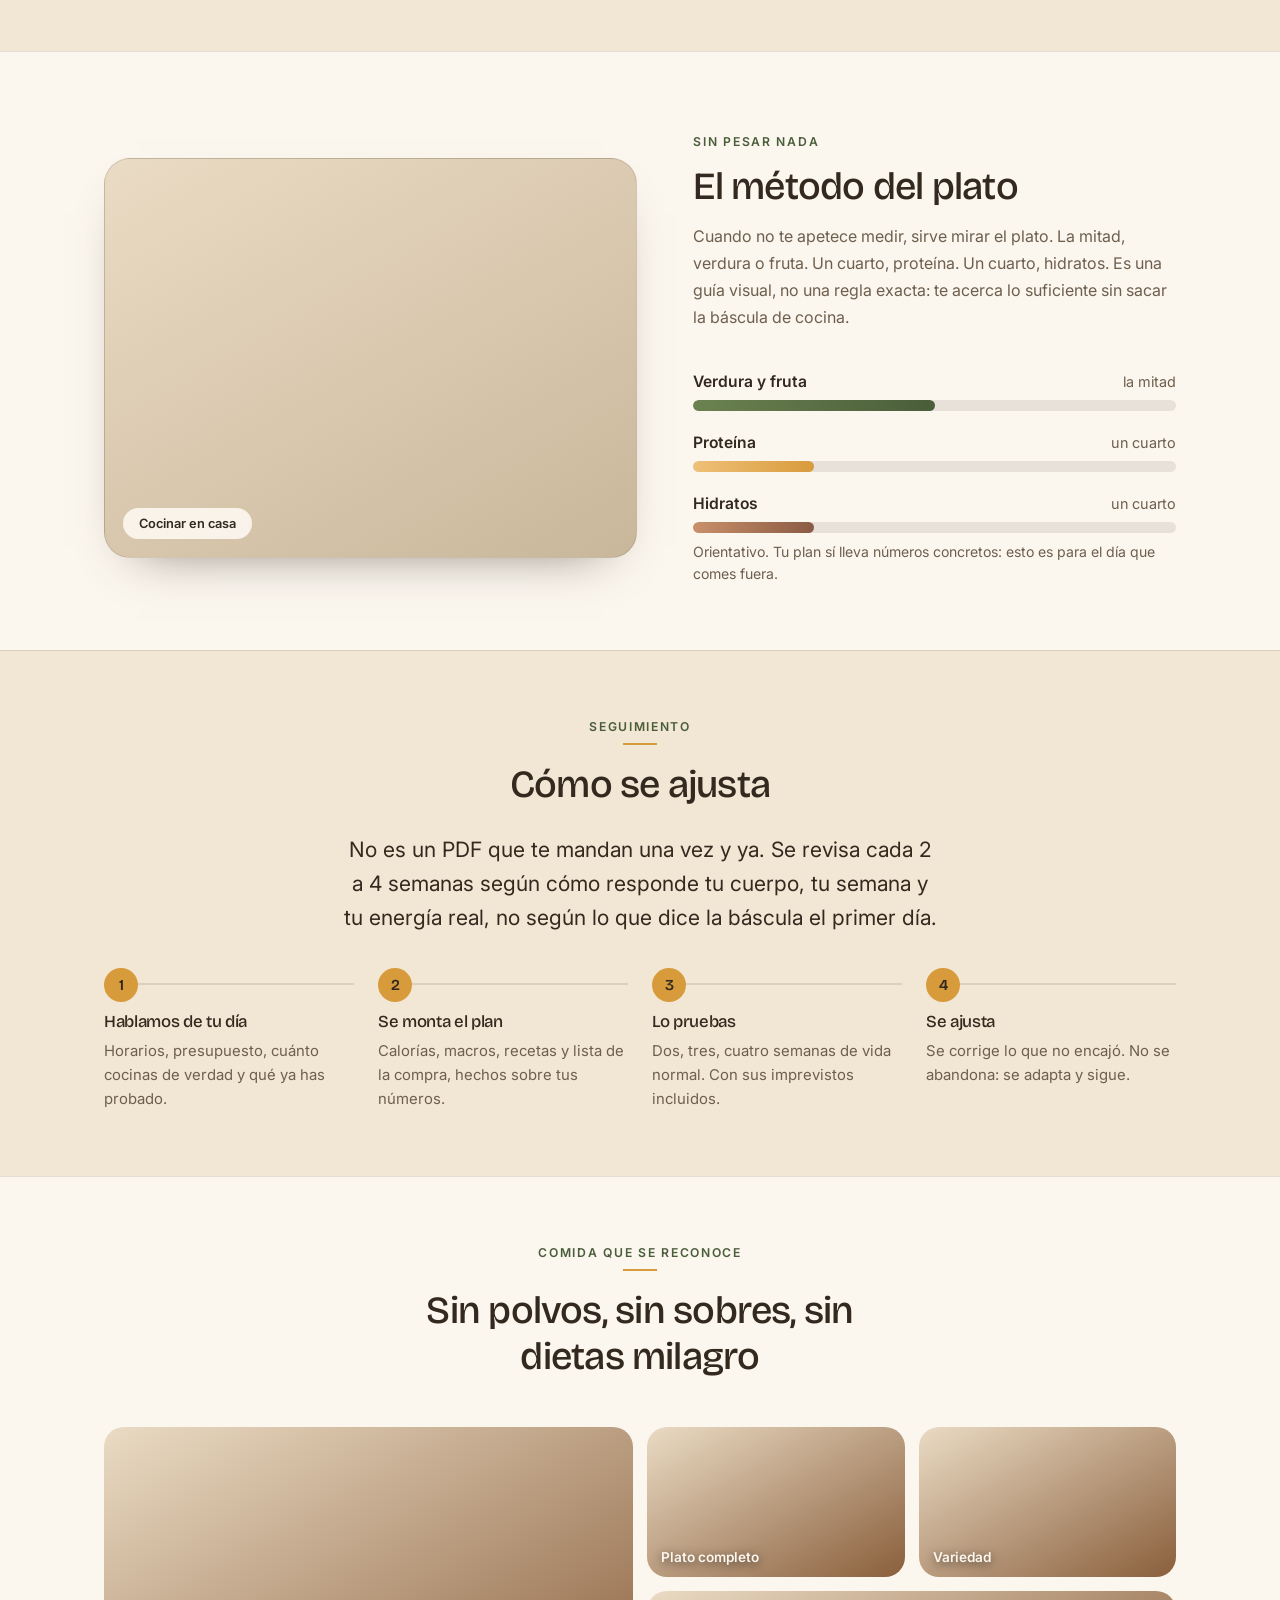
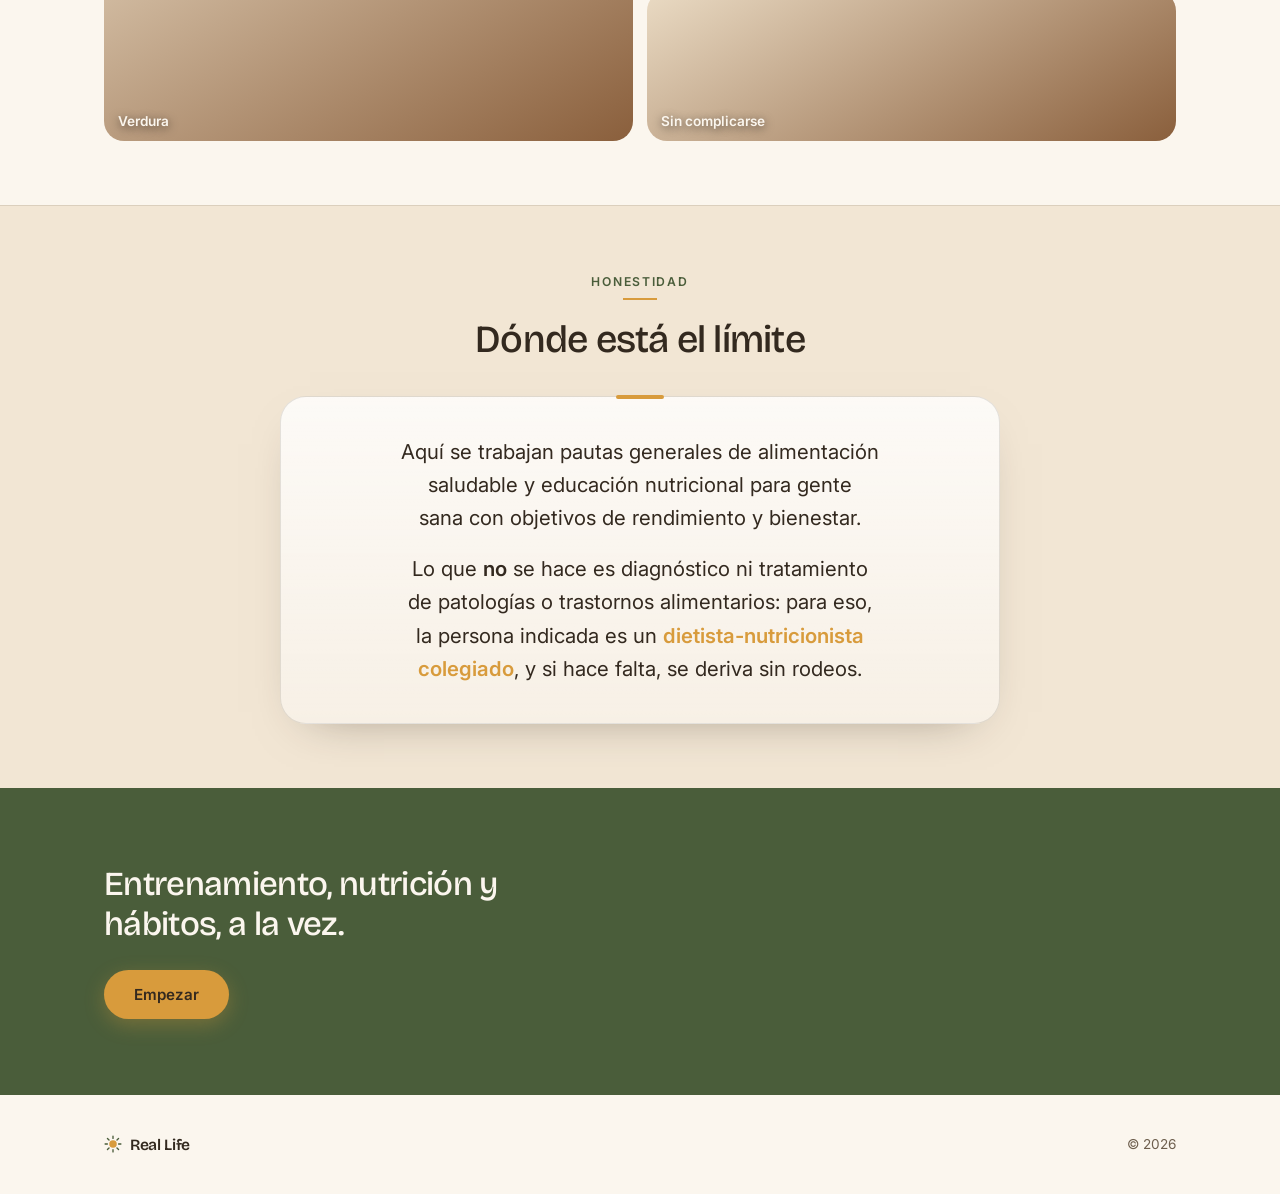
<file: nutricion.html>
<!DOCTYPE html>
<html lang="es">
<head>
<meta charset="UTF-8">
<meta name="viewport" content="width=device-width, initial-scale=1.0">
<title>Nutrición — Real Life</title>
<meta name="description" content="Comida real, ajustada a tu día real. Sin contar calorías de forma obsesiva y sin prohibir nada de por vida.">
<link rel="preconnect" href="https://fonts.googleapis.com">
<link rel="preconnect" href="https://fonts.gstatic.com" crossorigin>
<link href="https://fonts.googleapis.com/css2?family=Bricolage+Grotesque:opsz,wght@12..96,400;12..96,500;12..96,600&family=Inter:wght@400;500&display=swap" rel="stylesheet">
<link rel="icon" href="favicon.svg" type="image/svg+xml">
<link rel="alternate icon" href="favicon.ico">
<link rel="icon" type="image/png" sizes="32x32" href="favicon-32.png">
<link rel="icon" type="image/png" sizes="16x16" href="favicon-16.png">
<link rel="apple-touch-icon" href="apple-touch-icon.png">
<link rel="stylesheet" href="styles.css">
</head>
<body>

<div class="progress" id="progress"></div>

<nav id="nav">
  <div class="wrap nav-in">
    <a href="index.html" class="brand fd">
      <svg width="20" height="20" viewBox="0 0 24 24" fill="none" aria-hidden="true">
        <circle cx="12" cy="12" r="5" fill="#D89B3C"/>
        <path d="M12 1.5v3M12 19.5v3M22.5 12h-3M4.5 12h-3M19.4 4.6l-2.1 2.1M6.7 17.3l-2.1 2.1M19.4 19.4l-2.1-2.1M6.7 6.7L4.6 4.6" stroke="#4A5D3A" stroke-width="1.8" stroke-linecap="round"/>
      </svg>
      Real Life
    </a>
    <div class="nav-links">
      <a href="viva-la-vida.html">Viva la vida</a>
      <a href="nutricion.html" class="active">Nutrición</a>
      <a href="entrenamiento.html">Entrenamiento</a>
      <a href="index.html#empezar" class="btn btn-olive">Empezar</a>
    </div>
    <button class="burger" id="burger" aria-label="Abrir menú">
      <svg width="22" height="22" viewBox="0 0 24 24" fill="none" stroke="currentColor" stroke-width="2" stroke-linecap="round"><path d="M3 6h18M3 12h18M3 18h18"/></svg>
    </button>
  </div>
  <div class="mobile-menu" id="mobileMenu">
    <a href="viva-la-vida.html">Viva la vida</a>
    <a href="nutricion.html" class="active">Nutrición</a>
    <a href="entrenamiento.html">Entrenamiento</a>
    <a href="index.html#empezar" style="color:var(--olive);font-weight:600">Empezar</a>
  </div>
</nav>

<!-- HERO -->
<section class="hero hero-sm" id="top">
  <div class="sky"></div>
  <svg class="hills" viewBox="0 0 1440 460" preserveAspectRatio="none" aria-hidden="true">
    <path d="M0 290 L190 216 L400 282 L610 200 L820 278 L1030 214 L1240 284 L1440 238 L1440 460 L0 460 Z" fill="#5F3E31"/>
    <path d="M0 368 L260 320 L520 372 L780 318 L1040 374 L1300 328 L1440 358 L1440 460 L0 460 Z" fill="#3B2A22"/>
  </svg>

  <video autoplay muted loop playsinline preload="auto"
         poster="https://images.unsplash.com/photo-1512621776951-a57141f2eefd?fm=jpg&q=70&w=1600&auto=format&fit=crop">
    <source src="https://assets.mixkit.co/videos/49231/49231-720.mp4" type="video/mp4">
    <source src="https://assets.mixkit.co/videos/49231/49231-360.mp4" type="video/mp4">
  </video>

  <div class="veil"></div>

  <div class="wrap hero-copy">
    <span class="eyebrow r0">Nutrición</span>
    <h1 class="fd r0">Comer bien, no <span class="hl">comer perfecto</span>.</h1>
    <p class="r1">Comida que se reconoce, ajustada a tu día real. Sin contar calorías de forma obsesiva. Sin prohibir nada de por vida.</p>
    <div class="hero-btns r2">
      <a href="#plan" class="btn btn-honey">Ver qué incluye</a>
      <a href="index.html#empezar" class="btn btn-ghost">Empezar</a>
    </div>
  </div>

  <div class="scroll-cue" aria-hidden="true">Baja<span class="line"></span></div>
</section>

<!-- CÓMO EMPEZAMOS -->
<section class="info-section">
  <div class="wrap">
    <div class="split">
      <div class="split-text reveal">
        <span class="kicker">Punto de partida</span>
        <h2 class="fd">Cómo empezamos</h2>
        <p class="sub">
          Antes de hablar de comida, hablamos de tu día: qué horarios tienes, cuánto cocinas realmente, qué presupuesto manejas y qué has probado antes que no te funcionó.
        </p>
        <p class="sub">
          Un plan que solo funciona con salmón y aguacate a diario no sirve si no es tu vida. Sirve el que puedas sostener con lo que ya tienes cerca.
        </p>
      </div>
      <div class="split-media reveal d1">
        <img src="https://images.unsplash.com/photo-1466637574441-749b8f19452f?fm=jpg&q=78&w=1200&auto=format&fit=crop"
             alt="Verduras frescas sobre una tabla de cortar" loading="lazy" onerror="this.remove()">
        <span class="badge">Comida de verdad</span>
      </div>
    </div>
  </div>
</section>

<!-- BANDA -->
<section class="strip">
  <img src="https://images.unsplash.com/photo-1498837167922-ddd27525d352?fm=jpg&q=78&w=1800&auto=format&fit=crop"
       alt="Mesa llena de comida real vista desde arriba" loading="lazy" onerror="this.remove()">
  <span class="shade"></span>
  <div class="strip-txt">
    <p class="fd">La mejor dieta es la que sigues sin acordarte de que estás a dieta.</p>
    <small>Sostenible antes que perfecta</small>
  </div>
</section>

<!-- QUÉ INCLUYE -->
<section class="info-section band" id="plan">
  <div class="wrap">
    <div class="section-head reveal">
      <span class="kicker">Tu plan</span>
      <h2 class="fd">Qué incluye tu plan</h2>
    </div>
    <div class="lead-box reveal d1">
      <p>
        Comidas ajustadas a tus calorías y tus macronutrientes <span class="emph">reales</span>, no una plantilla genérica. Recetas con ingredientes que puedes encontrar sin buscar tres supermercados distintos. Lista de la compra hecha, para que no tengas que pensarlo cada domingo.
      </p>
    </div>

    <div class="grid">
      <article class="pcard reveal d1">
        <div class="pimg"><img src="https://images.unsplash.com/photo-1543353071-873f17a7a088?fm=jpg&q=78&w=1200&auto=format&fit=crop" alt="Varios platos equilibrados vistos desde arriba" loading="lazy" onerror="this.remove()"></div>
        <div class="pbody">
          <h3 class="fd">A tu medida</h3>
          <p>Calorías y macros calculados sobre tu peso, tu actividad y tu objetivo. No el mismo número para todo el mundo.</p>
        </div>
      </article>

      <article class="pcard reveal d2">
        <div class="pimg"><img src="https://images.unsplash.com/photo-1504674900247-0877df9cc836?fm=jpg&q=78&w=1200&auto=format&fit=crop" alt="Plato completo listo para comer" loading="lazy" onerror="this.remove()"></div>
        <div class="pbody">
          <h3 class="fd">Con margen real</h3>
          <p>Nada de prohibir para siempre. Se trabaja con lo que comes el 90% del tiempo, no con la excepción del sábado.</p>
        </div>
      </article>

      <article class="pcard reveal d1">
        <div class="pimg"><img src="https://images.unsplash.com/photo-1476718406336-bb5a9690ee2a?fm=jpg&q=78&w=1200&auto=format&fit=crop" alt="Crema de verduras casera" loading="lazy" onerror="this.remove()"></div>
        <div class="pbody">
          <h3 class="fd">Fácil de seguir</h3>
          <p>Recetas simples, ingredientes de supermercado normal. Si no lo puedes sostener un martes cualquiera, no sirve.</p>
        </div>
      </article>

      <article class="pcard reveal d2">
        <div class="pimg"><img src="https://images.unsplash.com/photo-1490818387583-1baba5e638af?fm=jpg&q=78&w=1200&auto=format&fit=crop" alt="La compra de la semana" loading="lazy" onerror="this.remove()"></div>
        <div class="pbody">
          <h3 class="fd">Lista de la compra</h3>
          <p>Resuelta cada semana. Menos decisiones el día a día, menos motivos para saltártelo.</p>
        </div>
      </article>
    </div>

    <div class="stats">
      <div class="stat reveal"><div class="num"><span data-count="90" data-suffix="%">0%</span></div><div class="lbl">Del tiempo, comida real. El resto es margen, no fracaso.</div></div>
      <div class="stat reveal d1"><div class="num"><span data-count="0">0</span></div><div class="lbl">Alimentos prohibidos de por vida</div></div>
      <div class="stat reveal d2"><div class="num">2–4</div><div class="lbl">Semanas entre cada revisión del plan</div></div>
      <div class="stat reveal d3"><div class="num"><span data-count="1">0</span></div><div class="lbl">Lista de la compra por semana, ya resuelta</div></div>
    </div>
  </div>
</section>

<!-- EL PLATO -->
<section class="info-section">
  <div class="wrap">
    <div class="split flip">
      <div class="split-text reveal">
        <span class="kicker">Sin pesar nada</span>
        <h2 class="fd">El método del plato</h2>
        <p class="sub">
          Cuando no te apetece medir, sirve mirar el plato. La mitad, verdura o fruta. Un cuarto, proteína. Un cuarto, hidratos. Es una guía visual, no una regla exacta: te acerca lo suficiente sin sacar la báscula de cocina.
        </p>
        <div class="bars">
          <div class="bar-row">
            <div class="bar-top"><span class="bar-name">Verdura y fruta</span><span class="bar-val">la mitad</span></div>
            <div class="bar-track"><div class="bar-fill olive" data-w="50%"></div></div>
          </div>
          <div class="bar-row">
            <div class="bar-top"><span class="bar-name">Proteína</span><span class="bar-val">un cuarto</span></div>
            <div class="bar-track"><div class="bar-fill honey" data-w="25%"></div></div>
          </div>
          <div class="bar-row">
            <div class="bar-top"><span class="bar-name">Hidratos</span><span class="bar-val">un cuarto</span></div>
            <div class="bar-track"><div class="bar-fill clay" data-w="25%"></div></div>
          </div>
        </div>
        <p class="bars-note">Orientativo. Tu plan sí lleva números concretos: esto es para el día que comes fuera.</p>
      </div>
      <div class="split-media reveal d1">
        <video autoplay muted loop playsinline preload="metadata"
               poster="https://images.unsplash.com/photo-1466637574441-749b8f19452f?fm=jpg&q=70&w=1200&auto=format&fit=crop">
          <source src="https://assets.mixkit.co/videos/9316/9316-720.mp4" type="video/mp4">
          <source src="https://assets.mixkit.co/videos/9316/9316-360.mp4" type="video/mp4">
        </video>
        <span class="badge">Cocinar en casa</span>
      </div>
    </div>
  </div>
</section>

<!-- CÓMO SE AJUSTA -->
<section class="info-section band">
  <div class="wrap">
    <div class="section-head reveal">
      <span class="kicker">Seguimiento</span>
      <h2 class="fd">Cómo se ajusta</h2>
    </div>
    <p class="lead reveal d1">
      No es un PDF que te mandan una vez y ya. Se revisa cada 2 a 4 semanas según cómo responde tu cuerpo, tu semana y tu energía real, no según lo que dice la báscula el primer día.
    </p>

    <div class="steps">
      <div class="step reveal"><span class="n fd">1</span><h3 class="fd">Hablamos de tu día</h3><p>Horarios, presupuesto, cuánto cocinas de verdad y qué ya has probado.</p></div>
      <div class="step reveal d1"><span class="n fd">2</span><h3 class="fd">Se monta el plan</h3><p>Calorías, macros, recetas y lista de la compra, hechos sobre tus números.</p></div>
      <div class="step reveal d2"><span class="n fd">3</span><h3 class="fd">Lo pruebas</h3><p>Dos, tres, cuatro semanas de vida normal. Con sus imprevistos incluidos.</p></div>
      <div class="step reveal d3"><span class="n fd">4</span><h3 class="fd">Se ajusta</h3><p>Se corrige lo que no encajó. No se abandona: se adapta y sigue.</p></div>
    </div>
  </div>
</section>

<!-- GALERÍA -->
<section class="info-section">
  <div class="wrap">
    <div class="section-head reveal">
      <span class="kicker">Comida que se reconoce</span>
      <h2 class="fd">Sin polvos, sin sobres, sin dietas milagro</h2>
    </div>
    <div class="mosaic reveal d1">
      <figure><img src="https://images.unsplash.com/photo-1512621776951-a57141f2eefd?fm=jpg&q=78&w=1200&auto=format&fit=crop" alt="Verduras y legumbres" loading="lazy" onerror="this.remove()"><figcaption>Verdura</figcaption></figure>
      <figure><img src="https://images.unsplash.com/photo-1546069901-ba9599a7e63c?fm=jpg&q=78&w=800&auto=format&fit=crop" alt="Bowl equilibrado" loading="lazy" onerror="this.remove()"><figcaption>Plato completo</figcaption></figure>
      <figure><img src="https://images.unsplash.com/photo-1490818387583-1baba5e638af?fm=jpg&q=78&w=800&auto=format&fit=crop" alt="Fruta y verdura de temporada" loading="lazy" onerror="this.remove()"><figcaption>Variedad</figcaption></figure>
      <figure><img src="https://images.unsplash.com/photo-1540189549336-e6e99c3679fe?fm=jpg&q=78&w=1000&auto=format&fit=crop" alt="Ensalada fresca" loading="lazy" onerror="this.remove()"><figcaption>Sin complicarse</figcaption></figure>
    </div>
  </div>
</section>

<!-- LÍMITE -->
<section class="info-section band">
  <div class="wrap">
    <div class="section-head reveal">
      <span class="kicker">Honestidad</span>
      <h2 class="fd">Dónde está el límite</h2>
    </div>
    <div class="lead-box reveal d1">
      <p>
        Aquí se trabajan pautas generales de alimentación saludable y educación nutricional para gente sana con objetivos de rendimiento y bienestar.
      </p>
      <p>
        Lo que <span class="emph">no</span> se hace es diagnóstico ni tratamiento de patologías o trastornos alimentarios: para eso, la persona indicada es un <span class="hl">dietista-nutricionista colegiado</span>, y si hace falta, se deriva sin rodeos.
      </p>
    </div>
  </div>
</section>

<!-- CTA -->
<section class="cta-strip">
  <div class="wrap">
    <h2 class="fd">Entrenamiento, nutrición y hábitos, a la vez.</h2>
    <a href="index.html#empezar" class="btn btn-honey">Empezar</a>
  </div>
</section>

<footer>
  <div class="wrap foot-in">
    <span class="brand fd">
      <svg width="18" height="18" viewBox="0 0 24 24" fill="none" aria-hidden="true">
        <circle cx="12" cy="12" r="5" fill="#D89B3C"/>
        <path d="M12 1.5v3M12 19.5v3M22.5 12h-3M4.5 12h-3M19.4 4.6l-2.1 2.1M6.7 17.3l-2.1 2.1M19.4 19.4l-2.1-2.1M6.7 6.7L4.6 4.6" stroke="#4A5D3A" stroke-width="1.8" stroke-linecap="round"/>
      </svg>
      Real Life
    </span>
    <p>© 2026</p>
  </div>
</footer>

<script src="script.js"></script>
</body>
</html>
</file>
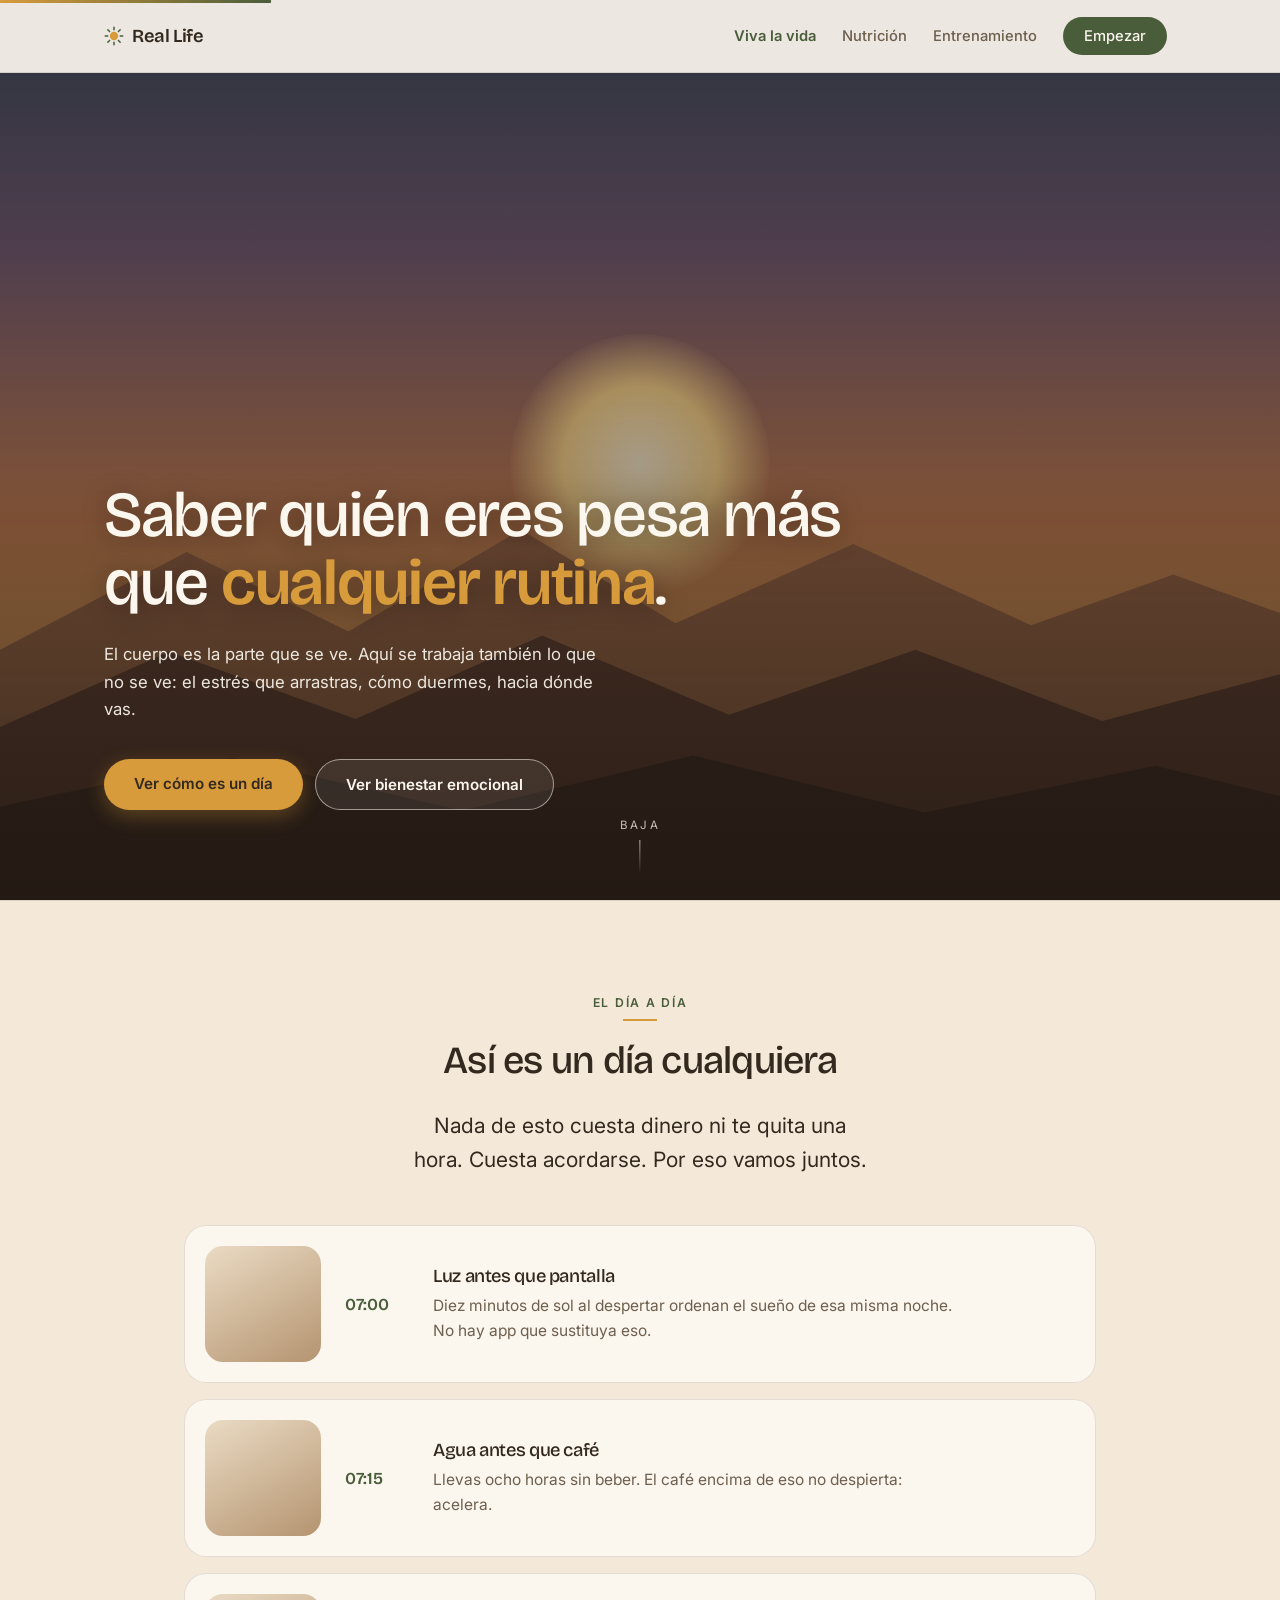
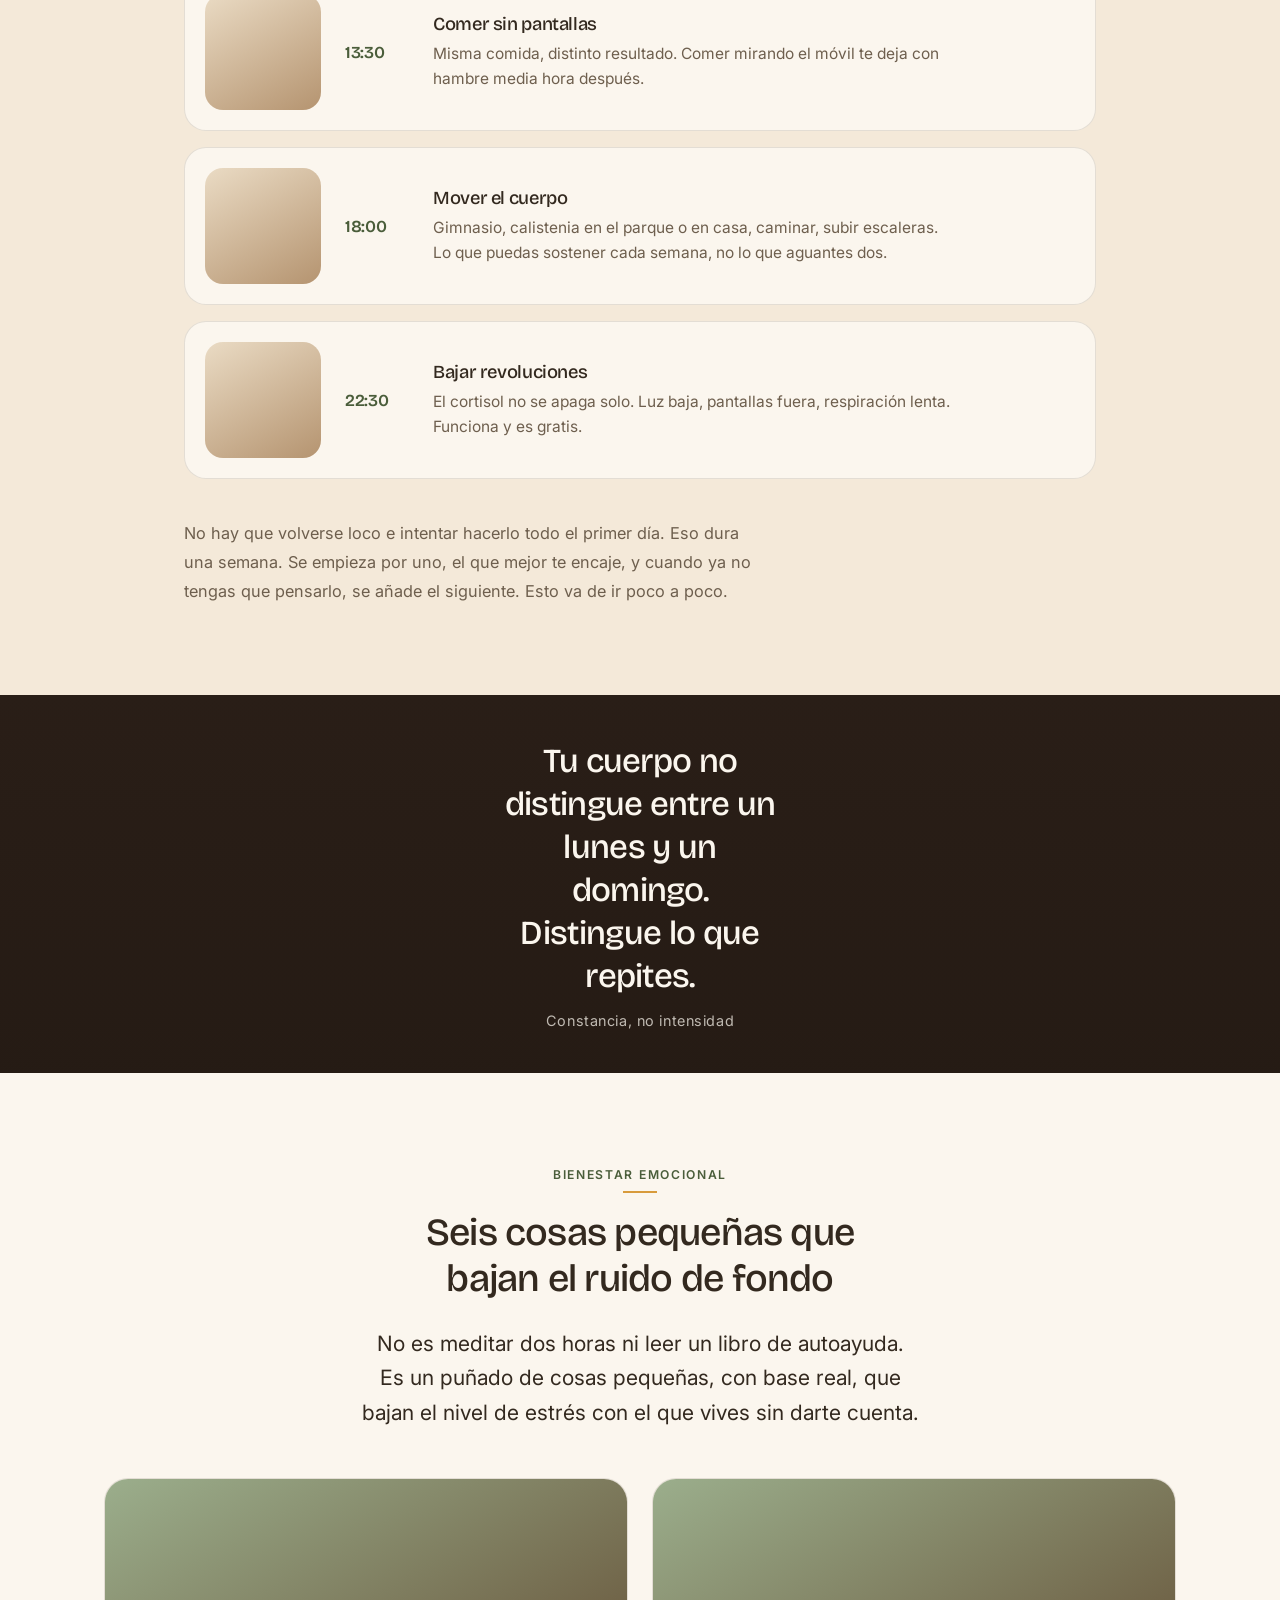
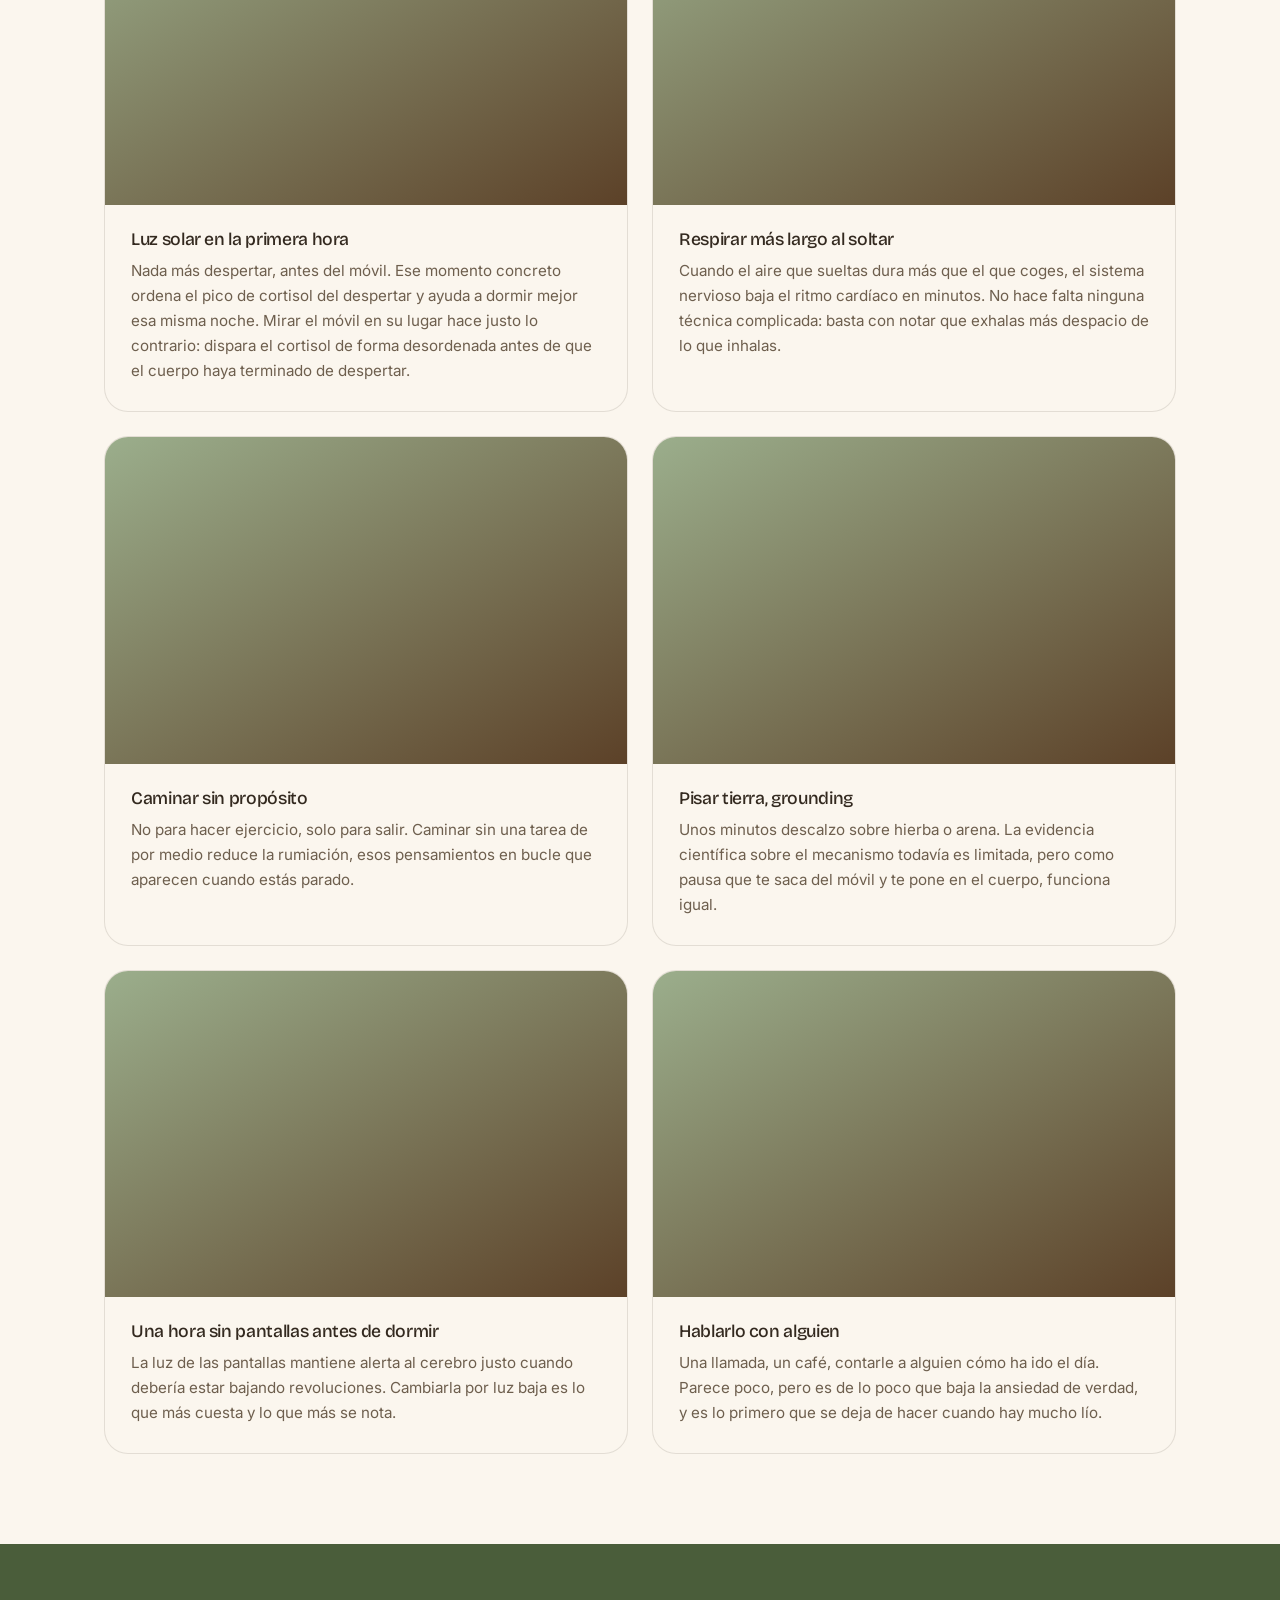
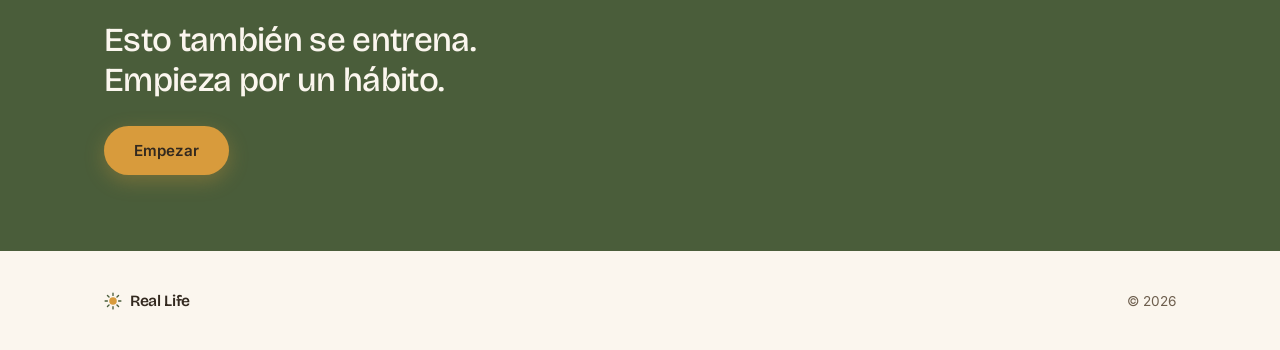
<file: viva-la-vida.html>
<!DOCTYPE html>
<html lang="es">
<head>
<meta charset="UTF-8">
<meta name="viewport" content="width=device-width, initial-scale=1.0">
<title>Viva la vida — Real Life</title>
<meta name="description" content="Saber quién eres pesa más que cualquier rutina. Hábitos diarios y bienestar emocional para sostener cuerpo y cabeza a la vez.">
<link rel="preconnect" href="https://fonts.googleapis.com">
<link rel="preconnect" href="https://fonts.gstatic.com" crossorigin>
<link href="https://fonts.googleapis.com/css2?family=Bricolage+Grotesque:opsz,wght@12..96,400;12..96,500;12..96,600&family=Inter:wght@400;500&display=swap" rel="stylesheet">
<link rel="icon" href="favicon.svg" type="image/svg+xml">
<link rel="alternate icon" href="favicon.ico">
<link rel="icon" type="image/png" sizes="32x32" href="favicon-32.png">
<link rel="icon" type="image/png" sizes="16x16" href="favicon-16.png">
<link rel="apple-touch-icon" href="apple-touch-icon.png">
<link rel="stylesheet" href="styles.css">
</head>
<body class="has-rotor">

<div class="progress" id="progress"></div>

<!-- Fondo que gira sobre si mismo a medida que bajas -->
<div class="rotor" id="rotor" aria-hidden="true">
  <img src="https://images.unsplash.com/photo-1476231682828-37e571bc172f?fm=jpg&q=70&w=1500&auto=format&fit=crop" alt="" loading="lazy" onerror="this.remove()">
</div>

<nav id="nav">
  <div class="wrap nav-in">
    <a href="index.html" class="brand fd">
      <svg width="20" height="20" viewBox="0 0 24 24" fill="none" aria-hidden="true">
        <circle cx="12" cy="12" r="5" fill="#D89B3C"/>
        <path d="M12 1.5v3M12 19.5v3M22.5 12h-3M4.5 12h-3M19.4 4.6l-2.1 2.1M6.7 17.3l-2.1 2.1M19.4 19.4l-2.1-2.1M6.7 6.7L4.6 4.6" stroke="#4A5D3A" stroke-width="1.8" stroke-linecap="round"/>
      </svg>
      Real Life
    </a>
    <div class="nav-links">
      <a href="viva-la-vida.html" class="active">Viva la vida</a>
      <a href="nutricion.html">Nutrición</a>
      <a href="entrenamiento.html">Entrenamiento</a>
      <a href="index.html#empezar" class="btn btn-olive">Empezar</a>
    </div>
    <button class="burger" id="burger" aria-label="Abrir menú">
      <svg width="22" height="22" viewBox="0 0 24 24" fill="none" stroke="currentColor" stroke-width="2" stroke-linecap="round"><path d="M3 6h18M3 12h18M3 18h18"/></svg>
    </button>
  </div>
  <div class="mobile-menu" id="mobileMenu">
    <a href="viva-la-vida.html" class="active">Viva la vida</a>
    <a href="nutricion.html">Nutrición</a>
    <a href="entrenamiento.html">Entrenamiento</a>
    <a href="index.html#empezar" style="color:var(--olive);font-weight:600">Empezar</a>
  </div>
</nav>

<!-- HERO -->
<section class="hero" id="top">
  <div class="sky"></div>
  <div class="sun"></div>
  <svg class="hills" viewBox="0 0 1440 460" preserveAspectRatio="none" aria-hidden="true">
    <path d="M0 214 L210 118 L392 196 L586 96 L760 188 L960 110 L1160 190 L1320 140 L1440 178 L1440 460 L0 460 Z" fill="#8A5A44" opacity=".75"/>
    <path d="M0 290 L190 216 L400 282 L610 200 L820 278 L1030 214 L1240 284 L1440 238 L1440 460 L0 460 Z" fill="#5F3E31"/>
    <path d="M0 368 L260 320 L520 372 L780 318 L1040 374 L1300 328 L1440 358 L1440 460 L0 460 Z" fill="#3B2A22"/>
  </svg>

  <video autoplay muted loop playsinline preload="auto">
    <source src="https://assets.mixkit.co/videos/12970/12970-720.mp4" type="video/mp4">
    <source src="https://assets.mixkit.co/videos/12970/12970-360.mp4" type="video/mp4">
  </video>

  <div class="veil"></div>

  <div class="wrap hero-copy">
    <h1 class="fd r0">Saber quién eres pesa más que <span class="hl">cualquier rutina</span>.</h1>
    <p class="r1">El cuerpo es la parte que se ve. Aquí se trabaja también lo que no se ve: el estrés que arrastras, cómo duermes, hacia dónde vas.</p>
    <div class="hero-btns r2">
      <a href="#dia" class="btn btn-honey">Ver cómo es un día</a>
      <a href="#bienestar" class="btn btn-ghost">Ver bienestar emocional</a>
    </div>
  </div>

  <div class="scroll-cue" aria-hidden="true">Baja<span class="line"></span></div>
</section>

<!-- EL DÍA -->
<section id="dia" class="band">
  <div class="wrap-mid">
    <div class="section-head reveal">
      <span class="kicker">El día a día</span>
      <h2 class="fd">Así es un día cualquiera</h2>
    </div>
    <p class="lead reveal d1">Nada de esto cuesta dinero ni te quita una hora. Cuesta acordarse. Por eso vamos juntos.</p>
    <div class="day">
      <div class="day-row reveal">
        <span class="day-thumb"><img src="https://images.unsplash.com/photo-1499209974431-9dddcece7f88?fm=jpg&q=76&w=520&auto=format&fit=crop" alt="Amanecer con los brazos abiertos" loading="lazy" onerror="this.remove()"></span>
        <span class="day-time fd">07:00</span>
        <div><h3 class="fd">Luz antes que pantalla</h3><p>Diez minutos de sol al despertar ordenan el sueño de esa misma noche. No hay app que sustituya eso.</p></div>
      </div>
      <div class="day-row reveal">
        <span class="day-thumb"><img src="https://images.unsplash.com/photo-1523362628745-0c100150b504?fm=jpg&q=76&w=520&auto=format&fit=crop" alt="Botella de agua" loading="lazy" onerror="this.remove()"></span>
        <span class="day-time fd">07:15</span>
        <div><h3 class="fd">Agua antes que café</h3><p>Llevas ocho horas sin beber. El café encima de eso no despierta: acelera.</p></div>
      </div>
      <div class="day-row reveal">
        <span class="day-thumb"><img src="https://images.unsplash.com/photo-1504674900247-0877df9cc836?fm=jpg&q=76&w=520&auto=format&fit=crop" alt="Plato de comida real" loading="lazy" onerror="this.remove()"></span>
        <span class="day-time fd">13:30</span>
        <div><h3 class="fd">Comer sin pantallas</h3><p>Misma comida, distinto resultado. Comer mirando el móvil te deja con hambre media hora después.</p></div>
      </div>
      <div class="day-row reveal">
        <span class="day-thumb"><img src="https://images.unsplash.com/photo-1594737625785-a6cbdabd333c?fm=jpg&q=76&w=520&auto=format&fit=crop" alt="Entrenando con el propio peso" loading="lazy" onerror="this.remove()"></span>
        <span class="day-time fd">18:00</span>
        <div><h3 class="fd">Mover el cuerpo</h3><p>Gimnasio, calistenia en el parque o en casa, caminar, subir escaleras. Lo que puedas sostener cada semana, no lo que aguantes dos.</p></div>
      </div>
      <div class="day-row reveal">
        <span class="day-thumb"><img src="https://images.unsplash.com/photo-1520206183501-b80df61043c2?fm=jpg&q=76&w=520&auto=format&fit=crop" alt="Durmiendo profundamente" loading="lazy" onerror="this.remove()"></span>
        <span class="day-time fd">22:30</span>
        <div><h3 class="fd">Bajar revoluciones</h3><p>El cortisol no se apaga solo. Luz baja, pantallas fuera, respiración lenta. Funciona y es gratis.</p></div>
      </div>
    </div>
    <p class="closing reveal">No hay que volverse loco e intentar hacerlo todo el primer día. Eso dura una semana. Se empieza por uno, el que mejor te encaje, y cuando ya no tengas que pensarlo, se añade el siguiente. Esto va de ir poco a poco.</p>
  </div>
</section>

<!-- BANDA DE IMAGEN -->
<section class="strip">
  <img src="https://images.unsplash.com/photo-1425913397330-cf8af2ff40a1?fm=jpg&q=78&w=1800&auto=format&fit=crop" alt="Bosque de pinos entre la niebla" loading="lazy" onerror="this.remove()">
  <span class="shade"></span>
  <div class="strip-txt">
    <p class="fd">Tu cuerpo no distingue entre un lunes y un domingo. Distingue lo que repites.</p>
    <small>Constancia, no intensidad</small>
  </div>
</section>

<!-- BIENESTAR EMOCIONAL -->
<section id="bienestar">
  <div class="wrap">
    <div class="section-head reveal">
      <span class="kicker">Bienestar emocional</span>
      <h2 class="fd">Seis cosas pequeñas que bajan el ruido de fondo</h2>
    </div>
    <p class="lead reveal d1">No es meditar dos horas ni leer un libro de autoayuda. Es un puñado de cosas pequeñas, con base real, que bajan el nivel de estrés con el que vives sin darte cuenta.</p>

    <div class="grid">
      <article class="pcard reveal d1">
        <div class="pimg"><img src="https://images.unsplash.com/photo-1499209974431-9dddcece7f88?fm=jpg&q=78&w=1200&auto=format&fit=crop" alt="Luz de la mañana" loading="lazy" onerror="this.remove()"></div>
        <div class="pbody">
          <h3 class="fd">Luz solar en la primera hora</h3>
          <p>Nada más despertar, antes del móvil. Ese momento concreto ordena el pico de cortisol del despertar y ayuda a dormir mejor esa misma noche. Mirar el móvil en su lugar hace justo lo contrario: dispara el cortisol de forma desordenada antes de que el cuerpo haya terminado de despertar.</p>
        </div>
      </article>

      <article class="pcard reveal d2">
        <div class="pimg"><img src="https://images.unsplash.com/photo-1544367567-0f2fcb009e0b?fm=jpg&q=78&w=1200&auto=format&fit=crop" alt="Respiración y movimiento suave al atardecer" loading="lazy" onerror="this.remove()"></div>
        <div class="pbody">
          <h3 class="fd">Respirar más largo al soltar</h3>
          <p>Cuando el aire que sueltas dura más que el que coges, el sistema nervioso baja el ritmo cardíaco en minutos. No hace falta ninguna técnica complicada: basta con notar que exhalas más despacio de lo que inhalas.</p>
        </div>
      </article>

      <article class="pcard reveal d3">
        <div class="pimg"><img src="https://images.unsplash.com/photo-1447752875215-b2761acb3c5d?fm=jpg&q=78&w=1200&auto=format&fit=crop" alt="Sendero de madera en el bosque" loading="lazy" onerror="this.remove()"></div>
        <div class="pbody">
          <h3 class="fd">Caminar sin propósito</h3>
          <p>No para hacer ejercicio, solo para salir. Caminar sin una tarea de por medio reduce la rumiación, esos pensamientos en bucle que aparecen cuando estás parado.</p>
        </div>
      </article>

      <article class="pcard reveal d1">
        <div class="pimg"><img src="https://images.unsplash.com/photo-1465146344425-f00d5f5c8f07?fm=jpg&q=78&w=1200&auto=format&fit=crop" alt="Campo de amapolas" loading="lazy" onerror="this.remove()"></div>
        <div class="pbody">
          <h3 class="fd">Pisar tierra, grounding</h3>
          <p>Unos minutos descalzo sobre hierba o arena. La evidencia científica sobre el mecanismo todavía es limitada, pero como pausa que te saca del móvil y te pone en el cuerpo, funciona igual.</p>
        </div>
      </article>

      <article class="pcard reveal d2">
        <div class="pimg"><img src="https://images.unsplash.com/photo-1495197359483-d092478c170a?fm=jpg&q=78&w=1200&auto=format&fit=crop" alt="Descansando sin pantallas" loading="lazy" onerror="this.remove()"></div>
        <div class="pbody">
          <h3 class="fd">Una hora sin pantallas antes de dormir</h3>
          <p>La luz de las pantallas mantiene alerta al cerebro justo cuando debería estar bajando revoluciones. Cambiarla por luz baja es lo que más cuesta y lo que más se nota.</p>
        </div>
      </article>

      <article class="pcard reveal d3">
        <div class="pimg"><img src="https://images.unsplash.com/photo-1529156069898-49953e39b3ac?fm=jpg&q=78&w=1200&auto=format&fit=crop" alt="Amigos mirando el paisaje juntos" loading="lazy" onerror="this.remove()"></div>
        <div class="pbody">
          <h3 class="fd">Hablarlo con alguien</h3>
          <p>Una llamada, un café, contarle a alguien cómo ha ido el día. Parece poco, pero es de lo poco que baja la ansiedad de verdad, y es lo primero que se deja de hacer cuando hay mucho lío.</p>
        </div>
      </article>
    </div>
  </div>
</section>

<!-- CTA -->
<section class="cta-strip">
  <div class="wrap">
    <h2 class="fd">Esto también se entrena. Empieza por un hábito.</h2>
    <a href="index.html#empezar" class="btn btn-honey">Empezar</a>
  </div>
</section>

<footer>
  <div class="wrap foot-in">
    <span class="brand fd">
      <svg width="18" height="18" viewBox="0 0 24 24" fill="none" aria-hidden="true">
        <circle cx="12" cy="12" r="5" fill="#D89B3C"/>
        <path d="M12 1.5v3M12 19.5v3M22.5 12h-3M4.5 12h-3M19.4 4.6l-2.1 2.1M6.7 17.3l-2.1 2.1M19.4 19.4l-2.1-2.1M6.7 6.7L4.6 4.6" stroke="#4A5D3A" stroke-width="1.8" stroke-linecap="round"/>
      </svg>
      Real Life
    </span>
    <p>© 2026</p>
  </div>
</footer>

<script src="script.js"></script>
</body>
</html>
</file>
<file: styles.css>
:root{
  --bg:#FBF6EE; --sand:#F2E6D4; --clay:#EADBC4;
  --ink:#33291F; --ink-soft:#6E5F4E;
  --olive:#4A5D3A; --honey:#D89B3C;
  --line:rgba(51,41,31,.12);
}
*{box-sizing:border-box;margin:0;padding:0}
html{scroll-behavior:smooth}
body{
  background:var(--bg); color:var(--ink);
  font-family:'Inter',system-ui,-apple-system,sans-serif;
  -webkit-font-smoothing:antialiased;
  overflow-x:hidden;
}
.fd{font-family:'Bricolage Grotesque',system-ui,sans-serif;letter-spacing:-.02em}
.wrap{max-width:1120px;margin:0 auto;padding:0 24px}
.wrap-narrow{max-width:820px;margin:0 auto;padding:0 24px}
.wrap-mid{max-width:960px;margin:0 auto;padding:0 24px}
a{color:inherit;text-decoration:none;transition:opacity .2s}
a:hover{opacity:.78}
:focus-visible{outline:2px solid var(--olive);outline-offset:3px}
img{max-width:100%}

/* TEXTO DESTACADO */
.hl{color:var(--honey);font-weight:600}
.emph{font-weight:600;color:var(--ink)}

/* BARRA DE PROGRESO DE LECTURA */
.progress{position:fixed;top:0;left:0;height:3px;width:100%;transform:scaleX(0);transform-origin:0 50%;
  background:linear-gradient(90deg,var(--honey),var(--olive));z-index:60;transition:transform .08s linear}

/* NAV */
nav{position:fixed;top:0;left:0;right:0;z-index:50;transition:background .25s,border-color .25s}
nav.scrolled,nav.solid{background:rgba(251,246,238,.93);backdrop-filter:blur(10px);border-bottom:1px solid var(--line)}
.nav-in{display:flex;align-items:center;justify-content:space-between;height:72px}

/* Marca: blanca sobre el vídeo, tinta cuando el nav se vuelve sólido */
.brand{display:flex;align-items:center;gap:8px;font-size:1.15rem;font-weight:600;
  color:#FFFFFF;text-shadow:0 2px 14px rgba(24,16,10,.55);transition:color .25s,text-shadow .25s}
nav.scrolled .brand,nav.solid .brand{color:var(--ink);text-shadow:none}

/* Enlaces: texto negro sobre una pastilla clara para que se lean sobre el vídeo */
.nav-links{display:flex;align-items:center;gap:26px;
  background:rgba(251,246,238,.86);backdrop-filter:blur(14px) saturate(1.3);
  border:1px solid rgba(255,255,255,.55);border-radius:999px;
  padding:7px 8px 7px 24px;box-shadow:0 8px 26px rgba(30,22,16,.18);
  transition:background .25s,box-shadow .25s,border-color .25s}
.nav-links a{color:var(--ink);font-size:.92rem;font-weight:500}
.nav-links a.active{color:var(--olive);font-weight:600}
.nav-links a.btn-olive{color:var(--bg)}
/* Con el nav ya sólido la pastilla sobra */
nav.scrolled .nav-links,nav.solid .nav-links{background:none;border-color:transparent;box-shadow:none;backdrop-filter:none;padding-left:0}
nav.scrolled .nav-links a,nav.solid .nav-links a{color:var(--ink-soft)}
nav.scrolled .nav-links a.active,nav.solid .nav-links a.active{color:var(--olive);font-weight:600}
nav.scrolled .nav-links a.btn-olive,nav.solid .nav-links a.btn-olive{color:var(--bg)}

.btn{display:inline-block;border-radius:999px;font-weight:600;font-size:.95rem;padding:15px 30px;cursor:pointer;border:none;
  transition:transform .2s ease,box-shadow .2s ease,opacity .2s}
.btn:hover{transform:translateY(-2px)}
.btn-olive{background:var(--olive);color:var(--bg);padding:10px 21px;font-size:.9rem;font-weight:500}
.btn-honey{background:var(--honey);color:var(--ink);box-shadow:0 6px 20px rgba(216,155,60,.32)}
.btn-honey:hover{box-shadow:0 10px 28px rgba(216,155,60,.44)}
.btn-ghost{border:1px solid rgba(251,246,238,.55);color:#FBF6EE;background:rgba(255,255,255,.08);backdrop-filter:blur(6px)}

.burger{background:rgba(251,246,238,.86);backdrop-filter:blur(12px);border:1px solid rgba(255,255,255,.5);
  color:var(--ink);cursor:pointer;padding:9px;border-radius:999px;display:none;line-height:0;
  box-shadow:0 6px 20px rgba(30,22,16,.18)}
nav.scrolled .burger,nav.solid .burger,nav.open .burger{background:none;border-color:transparent;box-shadow:none;
  backdrop-filter:none;color:var(--ink)}
.mobile-menu{display:none;background:var(--bg);border-top:1px solid var(--line);padding:20px 24px;flex-direction:column;gap:16px}
.mobile-menu a{color:var(--ink);font-size:.95rem}
.mobile-menu a.active{color:var(--olive);font-weight:600}
.mobile-menu.show{display:flex}

/* HERO (portada e interiores con vídeo) */
.hero{position:relative;min-height:100vh;display:flex;align-items:flex-end;overflow:hidden;padding:0}
.hero.hero-sm{min-height:78vh}
.hero .sky{position:absolute;inset:0;background:linear-gradient(180deg,#2E3E52 0%,#6B5570 28%,#C97F52 58%,#E9A75C 78%,#F2C578 100%)}
.hero .sun{position:absolute;left:50%;bottom:34%;width:260px;height:260px;margin-left:-130px;border-radius:50%;
  background:radial-gradient(circle,#FFF3D6 0%,#FFD98E 42%,rgba(255,200,120,0) 72%);
  animation:sunUp 2.8s cubic-bezier(.2,.7,.3,1) both}
.hero .hills{position:absolute;bottom:0;left:0;width:100%;height:52%}
.hero video{position:absolute;top:0;left:0;width:100%;height:100%;object-fit:cover}
.hero .veil{position:absolute;inset:0;background:linear-gradient(180deg,rgba(30,22,16,.30) 0%,rgba(30,22,16,.40) 52%,rgba(30,22,16,.80) 100%)}
.hero-copy{position:relative;z-index:2;width:100%;padding-bottom:90px}
.hero h1{font-size:clamp(2.1rem,5.4vw,4rem);line-height:1.06;font-weight:500;color:#FBF6EE;max-width:20ch;
  text-shadow:0 2px 24px rgba(24,16,10,.35)}
.hero h1 .hl{color:var(--honey)}
.hero p{margin-top:24px;font-size:1.05rem;color:rgba(251,246,238,.92);max-width:46ch;line-height:1.65}
.hero-btns{display:flex;flex-wrap:wrap;gap:12px;margin-top:35px}
.hero .eyebrow{display:inline-block;margin-bottom:18px;padding:7px 16px;border-radius:999px;
  background:rgba(216,155,60,.22);border:1px solid rgba(216,155,60,.55);color:#F7DFB2;
  font-size:.78rem;font-weight:600;letter-spacing:.08em;text-transform:uppercase}
.scroll-cue{position:absolute;left:50%;bottom:26px;transform:translateX(-50%);z-index:3;
  color:rgba(251,246,238,.75);font-size:.72rem;letter-spacing:.18em;text-transform:uppercase;
  display:flex;flex-direction:column;align-items:center;gap:8px}
.scroll-cue span.line{width:1px;height:34px;background:linear-gradient(180deg,rgba(251,246,238,.7),transparent);
  animation:cue 1.8s ease-in-out infinite}
@keyframes cue{0%,100%{opacity:.25;transform:scaleY(.5)}50%{opacity:1;transform:scaleY(1)}}
@keyframes sunUp{from{transform:translateY(90px) scale(.92);opacity:.55}to{transform:translateY(0) scale(1);opacity:1}}
@keyframes riseIn{from{opacity:0;transform:translateY(18px)}to{opacity:1;transform:translateY(0)}}
.r0{animation:riseIn .9s ease-out both}
.r1{animation:riseIn .9s ease-out .15s both}
.r2{animation:riseIn .9s ease-out .3s both}

/* CABECERA SIMPLE (páginas sin vídeo) */
.page-header{background:var(--sand);padding:156px 0 64px;border-bottom:1px solid var(--line)}
.page-header h1{font-size:clamp(2rem,4.6vw,3.2rem);font-weight:500;max-width:20ch}
.page-header p{margin-top:18px;color:var(--ink-soft);font-size:1.05rem;max-width:54ch;line-height:1.7}

/* SECCIONES GENERALES */
section{padding:90px 0}
h2{font-size:clamp(1.6rem,3.4vw,2.4rem);font-weight:500;max-width:24ch}
.sub{color:var(--ink-soft);font-size:1rem;max-width:56ch;line-height:1.7;margin-top:14px}
.band{background:var(--sand);border-top:1px solid var(--line)}
.manifesto p.lead{font-size:clamp(1.4rem,3.2vw,2.3rem);line-height:1.32;max-width:28ch}
.manifesto p.body{margin-top:20px;font-size:1.02rem;line-height:1.75;color:var(--ink-soft);max-width:60ch}
.closing{margin-top:40px;color:var(--ink-soft);font-size:1.02rem;line-height:1.75;max-width:58ch}
.section-link{display:inline-block;margin-top:20px;color:var(--olive);font-weight:600;font-size:.95rem}

/* CABECERA DE SECCIÓN CENTRADA */
.kicker{display:inline-block;margin-bottom:14px;font-size:.76rem;font-weight:600;
  letter-spacing:.14em;text-transform:uppercase;color:var(--olive)}
.section-head{text-align:center;max-width:760px;margin:0 auto}
.section-head h2{max-width:20ch;margin:0 auto}
.section-head .kicker{margin-bottom:16px}
.section-head .kicker::after{content:"";display:block;width:34px;height:2px;background:var(--honey);margin:9px auto 0}

/* PÁRRAFO REMARCADO Y CENTRADO */
.lead{
  margin:26px auto 0;max-width:62ch;text-align:center;text-wrap:balance;
  font-size:clamp(1.08rem,1.9vw,1.32rem);line-height:1.62;color:var(--ink);font-weight:400;
}
.lead + .lead{margin-top:20px}
.lead-box{
  position:relative;margin:34px auto 0;max-width:72ch;text-align:center;text-wrap:balance;
  padding:38px 42px;border-radius:26px;
  background:linear-gradient(180deg,rgba(255,255,255,.72),rgba(242,230,212,.5));
  border:1px solid var(--line);box-shadow:0 18px 48px -30px rgba(51,41,31,.5);
}
.band .lead-box{background:linear-gradient(180deg,rgba(255,255,255,.8),rgba(255,255,255,.42))}
.lead-box p{font-size:clamp(1.06rem,1.85vw,1.28rem);line-height:1.62;color:var(--ink)}
.lead-box p + p{margin-top:18px}
.lead-box::before{content:"";position:absolute;top:0;left:50%;transform:translate(-50%,-50%);
  width:48px;height:4px;border-radius:999px;background:var(--honey)}

/* PORTALES: tarjetas grandes con foto de fondo (nutrición / entrenamiento) */
.portal-grid{display:grid;grid-template-columns:repeat(2,1fr);gap:26px;margin-top:52px}
.portal{position:relative;display:block;min-height:340px;border-radius:28px;overflow:hidden;
  border:1px solid var(--line);isolation:isolate;
  background:linear-gradient(150deg,#5F6E4C,#3B2A22);
  box-shadow:0 20px 50px -34px rgba(51,41,31,.85);
  transition:transform .45s cubic-bezier(.2,.7,.3,1),box-shadow .45s}
.portal:hover{transform:translateY(-6px);opacity:1;box-shadow:0 30px 64px -32px rgba(51,41,31,.9)}
.portal img{position:absolute;inset:0;width:100%;height:100%;object-fit:cover;z-index:-2;
  transition:transform .8s cubic-bezier(.2,.7,.3,1),filter .6s;filter:saturate(.92)}
.portal:hover img{transform:scale(1.07);filter:saturate(1.05)}
.portal .shade{position:absolute;inset:0;z-index:-1;
  background:linear-gradient(180deg,rgba(24,18,12,.22) 0%,rgba(24,18,12,.66) 52%,rgba(24,18,12,.93) 100%)}
.portal .portal-in{position:relative;height:100%;min-height:340px;display:flex;flex-direction:column;
  justify-content:flex-end;padding:34px 34px 32px;gap:10px}
.portal .p-tag{align-self:flex-start;position:absolute;top:26px;left:30px;
  background:rgba(251,246,238,.92);color:var(--ink);padding:6px 15px;border-radius:999px;
  font-size:.75rem;font-weight:600;letter-spacing:.08em;text-transform:uppercase}
.portal h3{font-size:clamp(1.4rem,2.4vw,1.8rem);font-weight:500;color:#FBF6EE;line-height:1.15}
.portal p{color:rgba(251,246,238,.86);font-size:.97rem;line-height:1.6;max-width:34ch}
.portal .go{display:inline-flex;align-items:center;gap:9px;margin-top:8px;
  color:var(--honey);font-weight:600;font-size:.95rem}
.portal .go svg{transition:transform .35s cubic-bezier(.2,.7,.3,1)}
.portal:hover .go svg{transform:translateX(7px)}

/* BLOQUES DE CONTENIDO (nutrición / entrenamiento) */
.info-section{padding:64px 0;border-top:1px solid var(--line)}
.info-section:first-of-type{border-top:none}
.info-section h2{max-width:28ch}
.info-section .sub{max-width:60ch}
.info-section .section-head h2{max-width:20ch}

/* SPLIT: texto + imagen */
.split{display:grid;grid-template-columns:1.05fr .95fr;gap:56px;align-items:center;margin-top:14px}
.split.flip .split-media{order:-1}
.split-media{position:relative;border-radius:26px;overflow:hidden;aspect-ratio:4/3;
  background:linear-gradient(150deg,var(--clay),#C9B79B);border:1px solid var(--line);
  box-shadow:0 22px 50px -34px rgba(51,41,31,.7)}
.split-media img,.split-media video{position:absolute;inset:0;width:100%;height:100%;object-fit:cover;display:block}
.split-media video{filter:saturate(.86) contrast(1.02)}
.split-media .badge{position:absolute;left:18px;bottom:18px;z-index:2;background:rgba(251,246,238,.94);
  color:var(--ink);padding:8px 16px;border-radius:999px;font-size:.8rem;font-weight:600}
.split-text h2{max-width:22ch}
.split-text .sub{max-width:48ch}

/* TARJETA DE VÍDEO */
.vcard{position:relative;border-radius:26px;overflow:hidden;aspect-ratio:16/10;
  background:#3B2A22;border:1px solid var(--line);box-shadow:0 22px 50px -34px rgba(51,41,31,.7)}
.vcard video{position:absolute;inset:0;width:100%;height:100%;object-fit:cover}
.vcard .shade{position:absolute;inset:0;background:linear-gradient(180deg,rgba(24,18,12,.1),rgba(24,18,12,.72))}
.vcard .vtxt{position:absolute;left:0;right:0;bottom:0;padding:28px 30px;z-index:2}
.vcard h3{color:#FBF6EE;font-size:1.3rem;font-weight:500;margin-bottom:6px}
.vcard p{color:rgba(251,246,238,.85);font-size:.95rem;line-height:1.6;max-width:42ch}

/* BANDA DE IMAGEN A TODO ANCHO CON PARALLAX SUAVE */
.strip{position:relative;height:clamp(280px,42vh,440px);overflow:hidden;padding:0;
  display:flex;align-items:center;justify-content:center;background:#3B2A22}
.strip img{position:absolute;inset:0;width:100%;height:112%;top:-6%;object-fit:cover;will-change:transform}
.strip .shade{position:absolute;inset:0;background:linear-gradient(180deg,rgba(24,18,12,.5),rgba(24,18,12,.62))}
.strip .strip-txt{position:relative;z-index:2;text-align:center;padding:0 24px;max-width:32ch}
.strip .strip-txt p{color:#FBF6EE;font-size:clamp(1.3rem,3.2vw,2.1rem);line-height:1.28;font-weight:500}
.strip .strip-txt small{display:block;margin-top:14px;color:rgba(251,246,238,.72);font-size:.9rem;letter-spacing:.04em}

/* CIFRAS */
.stats{display:grid;grid-template-columns:repeat(4,1fr);gap:20px;margin-top:52px}
.stat{text-align:center;padding:30px 18px;border-radius:22px;background:var(--bg);border:1px solid var(--line)}
.band .stat{background:rgba(255,255,255,.6)}
.stat .num{font-family:'Bricolage Grotesque',system-ui,sans-serif;font-size:clamp(1.9rem,4vw,2.7rem);
  font-weight:600;color:var(--olive);line-height:1;letter-spacing:-.03em}
.stat .num .u{color:var(--honey)}
.stat .lbl{margin-top:10px;color:var(--ink-soft);font-size:.88rem;line-height:1.5}

/* "ASÍ ES UN DÍA CUALQUIERA" */
.day{display:flex;flex-direction:column;gap:16px;margin-top:48px}
.day-row{background:var(--bg);border:1px solid var(--line);border-radius:22px;padding:20px 26px 20px 20px;
  display:flex;gap:24px;align-items:center;transition:transform .35s,box-shadow .35s,border-color .35s}
.day-row:hover{transform:translateX(6px);border-color:rgba(216,155,60,.6);box-shadow:0 16px 36px -28px rgba(51,41,31,.8)}
.day-thumb{position:relative;flex:0 0 116px;width:116px;height:116px;border-radius:18px;overflow:hidden;
  background:linear-gradient(150deg,var(--clay),#B59470)}
.day-thumb img{position:absolute;inset:0;width:100%;height:100%;object-fit:cover}
.day-time{color:var(--olive);font-size:1.05rem;font-weight:600;min-width:64px}
.day-row h3{font-size:1.15rem;font-weight:500;margin-bottom:6px}
.day-row p{color:var(--ink-soft);font-size:.97rem;line-height:1.65;max-width:52ch}

/* PRÁCTICAS */
.practice-grid{display:grid;grid-template-columns:repeat(2,1fr);gap:32px 28px;margin-top:44px}
.practice{padding-top:18px;border-top:2px solid var(--line);transition:border-color .35s}
.practice:hover{border-top-color:var(--honey)}
.practice.accent{border-top-color:var(--honey)}
.practice h3{font-size:1.08rem;font-weight:500;margin-bottom:8px}
.practice p{color:var(--ink-soft);font-size:.95rem;line-height:1.65}

/* PRÁCTICAS CON FOTO */
.pcard{background:var(--bg);border:1px solid var(--line);border-radius:24px;overflow:hidden;
  display:flex;flex-direction:column;transition:transform .4s cubic-bezier(.2,.7,.3,1),box-shadow .4s}
.band .pcard{background:rgba(255,255,255,.62)}
.pcard:hover{transform:translateY(-6px);box-shadow:0 26px 54px -34px rgba(51,41,31,.8)}
.pcard .pimg{position:relative;aspect-ratio:16/10;overflow:hidden;line-height:0;
  background:linear-gradient(150deg,#9BAE8C,#5C4128)}
.pcard .pimg img{position:absolute;inset:0;width:100%;height:100%;object-fit:cover;
  transition:transform .7s cubic-bezier(.2,.7,.3,1)}
.pcard:hover .pimg img{transform:scale(1.06)}
.pcard .pbody{padding:24px 26px 28px}
.pcard h3{font-size:1.1rem;font-weight:500;margin-bottom:8px}
.pcard p{color:var(--ink-soft);font-size:.95rem;line-height:1.65}

/* GALERÍA (tarjetas con foto real + fallback SVG, B/N a color en hover) */
.grid{display:grid;grid-template-columns:repeat(2,1fr);gap:24px;margin-top:48px}
.card{border-radius:26px;overflow:hidden;background:var(--clay);border:1px solid var(--line);
  transition:transform .4s cubic-bezier(.2,.7,.3,1),box-shadow .4s}
.card:hover{transform:translateY(-6px);box-shadow:0 26px 54px -34px rgba(51,41,31,.8)}
.card .art{position:relative;aspect-ratio:4/3;overflow:hidden;line-height:0;
  filter:grayscale(1) contrast(1.06);transition:filter .55s ease,transform .55s ease}
.card:hover .art{filter:grayscale(0);transform:scale(1.04)}
.card .art svg,.card .art img{position:absolute;top:0;left:0;width:100%;height:100%;object-fit:cover;display:block}
.tag{position:absolute;top:14px;left:14px;z-index:2;background:rgba(251,246,238,.94);color:var(--ink);
  padding:6px 14px;border-radius:999px;font-size:.78rem;font-weight:500;line-height:1.4}
.card .txt{padding:24px 26px 30px}
.card h3{font-size:1.2rem;font-weight:500;margin-bottom:8px}
.card p{color:var(--ink-soft);font-size:.97rem;line-height:1.65}
@media (hover:none){.card .art{filter:grayscale(0)}}

/* PESTAÑAS (gimnasio / calistenia) */
.tabs{margin-top:44px}
.tabs-bar{display:inline-flex;gap:6px;padding:6px;background:var(--bg);border:1px solid var(--line);border-radius:999px}
.band .tabs-bar{background:rgba(255,255,255,.7)}
.tab-btn{border:none;background:none;cursor:pointer;font-family:inherit;font-size:.95rem;font-weight:600;
  color:var(--ink-soft);padding:11px 26px;border-radius:999px;transition:background .3s,color .3s}
.tab-btn[aria-selected="true"]{background:var(--olive);color:var(--bg)}
.tab-panel{display:none;margin-top:32px}
.tab-panel.show{display:block;animation:riseIn .55s ease-out both}
.panel-title{font-size:clamp(1.4rem,3vw,2rem);font-weight:500;max-width:22ch;letter-spacing:-.02em}

/* PASOS NUMERADOS */
.steps{display:grid;grid-template-columns:repeat(4,1fr);gap:24px;margin-top:48px;position:relative}
.step{position:relative;padding-top:26px;border-top:2px solid var(--line)}
.step .n{position:absolute;top:-17px;left:0;width:34px;height:34px;border-radius:50%;
  background:var(--honey);color:var(--ink);display:flex;align-items:center;justify-content:center;
  font-family:'Bricolage Grotesque',system-ui,sans-serif;font-weight:600;font-size:.95rem}
.step h3{font-size:1.05rem;font-weight:500;margin-bottom:8px}
.step p{color:var(--ink-soft);font-size:.93rem;line-height:1.6}

/* BARRAS DE REPARTO (macros) */
.bars{margin-top:40px;display:flex;flex-direction:column;gap:22px;max-width:620px}
.bar-row .bar-top{display:flex;justify-content:space-between;align-items:baseline;margin-bottom:9px}
.bar-row .bar-name{font-weight:600;font-size:.98rem}
.bar-row .bar-val{color:var(--ink-soft);font-size:.9rem}
.bar-track{height:11px;border-radius:999px;background:rgba(51,41,31,.1);overflow:hidden}
.bar-fill{height:100%;width:0;border-radius:999px;transition:width 1.2s cubic-bezier(.2,.7,.3,1)}
.bar-fill.olive{background:linear-gradient(90deg,#6B8250,var(--olive))}
.bar-fill.honey{background:linear-gradient(90deg,#EFC078,var(--honey))}
.bar-fill.clay{background:linear-gradient(90deg,#C9906A,#8A5A44)}
.bars-note{margin-top:8px;color:var(--ink-soft);font-size:.88rem;line-height:1.6;max-width:52ch}

/* MOSAICO DE FOTOS */
.mosaic{display:grid;grid-template-columns:repeat(4,1fr);grid-auto-rows:150px;gap:14px;margin-top:48px}
.mosaic figure{position:relative;overflow:hidden;border-radius:20px;margin:0;
  background:linear-gradient(150deg,var(--clay),#8A5F3C)}
.mosaic figure:nth-child(1){grid-column:span 2;grid-row:span 2}
.mosaic figure:nth-child(4){grid-column:span 2}
.mosaic img{position:absolute;inset:0;width:100%;height:100%;object-fit:cover;
  transition:transform .7s cubic-bezier(.2,.7,.3,1)}
.mosaic figure:hover img{transform:scale(1.07)}
.mosaic figcaption{position:absolute;left:14px;bottom:12px;z-index:2;color:#FBF6EE;font-size:.85rem;font-weight:600;
  text-shadow:0 2px 10px rgba(0,0,0,.6)}

/* FONDO GIRATORIO CON EL SCROLL (viva la vida) */
.rotor{position:fixed;top:50%;left:50%;width:min(190vh,190vw);height:min(190vh,190vw);
  border-radius:50%;overflow:hidden;z-index:0;pointer-events:none;
  transform:translate(-50%,-50%) rotate(var(--rot,0deg));will-change:transform;
  opacity:0;transition:opacity .7s ease;
  -webkit-mask-image:radial-gradient(circle,#000 26%,rgba(0,0,0,.62) 48%,rgba(0,0,0,.18) 66%,transparent 78%);
  mask-image:radial-gradient(circle,#000 26%,rgba(0,0,0,.62) 48%,rgba(0,0,0,.18) 66%,transparent 78%)}
.rotor.on{opacity:1}
.rotor img{width:100%;height:100%;object-fit:cover;opacity:.26}
.has-rotor section,.has-rotor footer{position:relative;z-index:1}
.has-rotor nav{z-index:50}
.has-rotor section:not(.hero):not(.band):not(.cta-strip):not(.strip){background:transparent}
.has-rotor .band{background:rgba(242,230,212,.84);backdrop-filter:blur(2px)}

/* CTA principal (solo index, formulario completo) */
.cta{background:var(--olive);padding:110px 0;position:relative;overflow:hidden}
.cta h2{color:var(--bg);line-height:1.12;font-size:clamp(1.8rem,4vw,2.7rem);max-width:20ch}
.cta .nomonday{color:var(--honey);font-size:clamp(1.15rem,2.4vw,1.5rem);margin-top:16px;font-weight:500}
.cta p.small{color:rgba(251,246,238,.82);font-size:1.02rem;margin:16px 0 35px;line-height:1.7;max-width:44ch}
.form{display:flex;flex-wrap:wrap;gap:12px;max-width:520px}
.form input{flex:1 1 240px;background:rgba(251,246,238,.1);border:1px solid rgba(251,246,238,.32);
  border-radius:999px;padding:15px 22px;color:var(--bg);font-size:.97rem;font-family:inherit}
.form input::placeholder{color:rgba(251,246,238,.55)}
.done{color:var(--honey);font-size:1rem}

/* CTA breve (páginas interiores, enlaza al formulario del index) */
.cta-strip{background:var(--olive);padding:76px 0}
.cta-strip h2{color:var(--bg);font-size:clamp(1.5rem,3.4vw,2.1rem);font-weight:500;max-width:22ch}
.cta-strip a.btn{margin-top:26px}

footer{padding:40px 0}
.foot-in{display:flex;align-items:center;justify-content:space-between;gap:16px}
.foot-in .brand{color:var(--ink);font-size:.98rem;text-shadow:none}
.foot-in p{color:var(--ink-soft);font-size:.85rem}

/* APARICIÓN AL HACER SCROLL */
.reveal{opacity:0;transform:translateY(26px);transition:opacity .8s cubic-bezier(.2,.7,.3,1),transform .8s cubic-bezier(.2,.7,.3,1)}
.reveal.in{opacity:1;transform:none}
.reveal.d1{transition-delay:.09s}
.reveal.d2{transition-delay:.18s}
.reveal.d3{transition-delay:.27s}

@media (max-width:980px){
  .split{grid-template-columns:1fr;gap:30px}
  .split-media{aspect-ratio:16/10}
  .split.flip .split-media{order:0}
  .stats{grid-template-columns:repeat(2,1fr)}
  .steps{grid-template-columns:repeat(2,1fr);gap:34px 24px}
  .mosaic{grid-template-columns:repeat(2,1fr);grid-auto-rows:135px}
  .mosaic figure:nth-child(4){grid-column:span 2}
}
@media (max-width:760px){
  .nav-links{display:none}
  .burger{display:block}
  section{padding:64px 0}
  .info-section{padding:48px 0}
  .cta{padding:80px 0}
  .cta-strip{padding:56px 0}
  .page-header{padding:130px 0 48px}
  .grid,.practice-grid,.portal-grid{grid-template-columns:1fr}
  .lead-box{padding:28px 24px}
  .day-row{flex-direction:column;align-items:flex-start;gap:10px}
  .day-thumb{width:100%;flex:0 0 auto;height:170px}
  .portal{min-height:290px}
  .portal .portal-in{min-height:290px;padding:26px}
  .foot-in{flex-direction:column}
  .rotor img{opacity:.13}
}
@media (prefers-reduced-motion:reduce){
  .r0,.r1,.r2,.hero .sun,.scroll-cue span.line{animation:none}
  html{scroll-behavior:auto}
  .reveal{opacity:1;transform:none;transition:none}
  .rotor{transform:translate(-50%,-50%)}
  .strip img{transform:none !important}
  .btn:hover,.card:hover,.pcard:hover,.portal:hover,.day-row:hover{transform:none}
}
</file>
